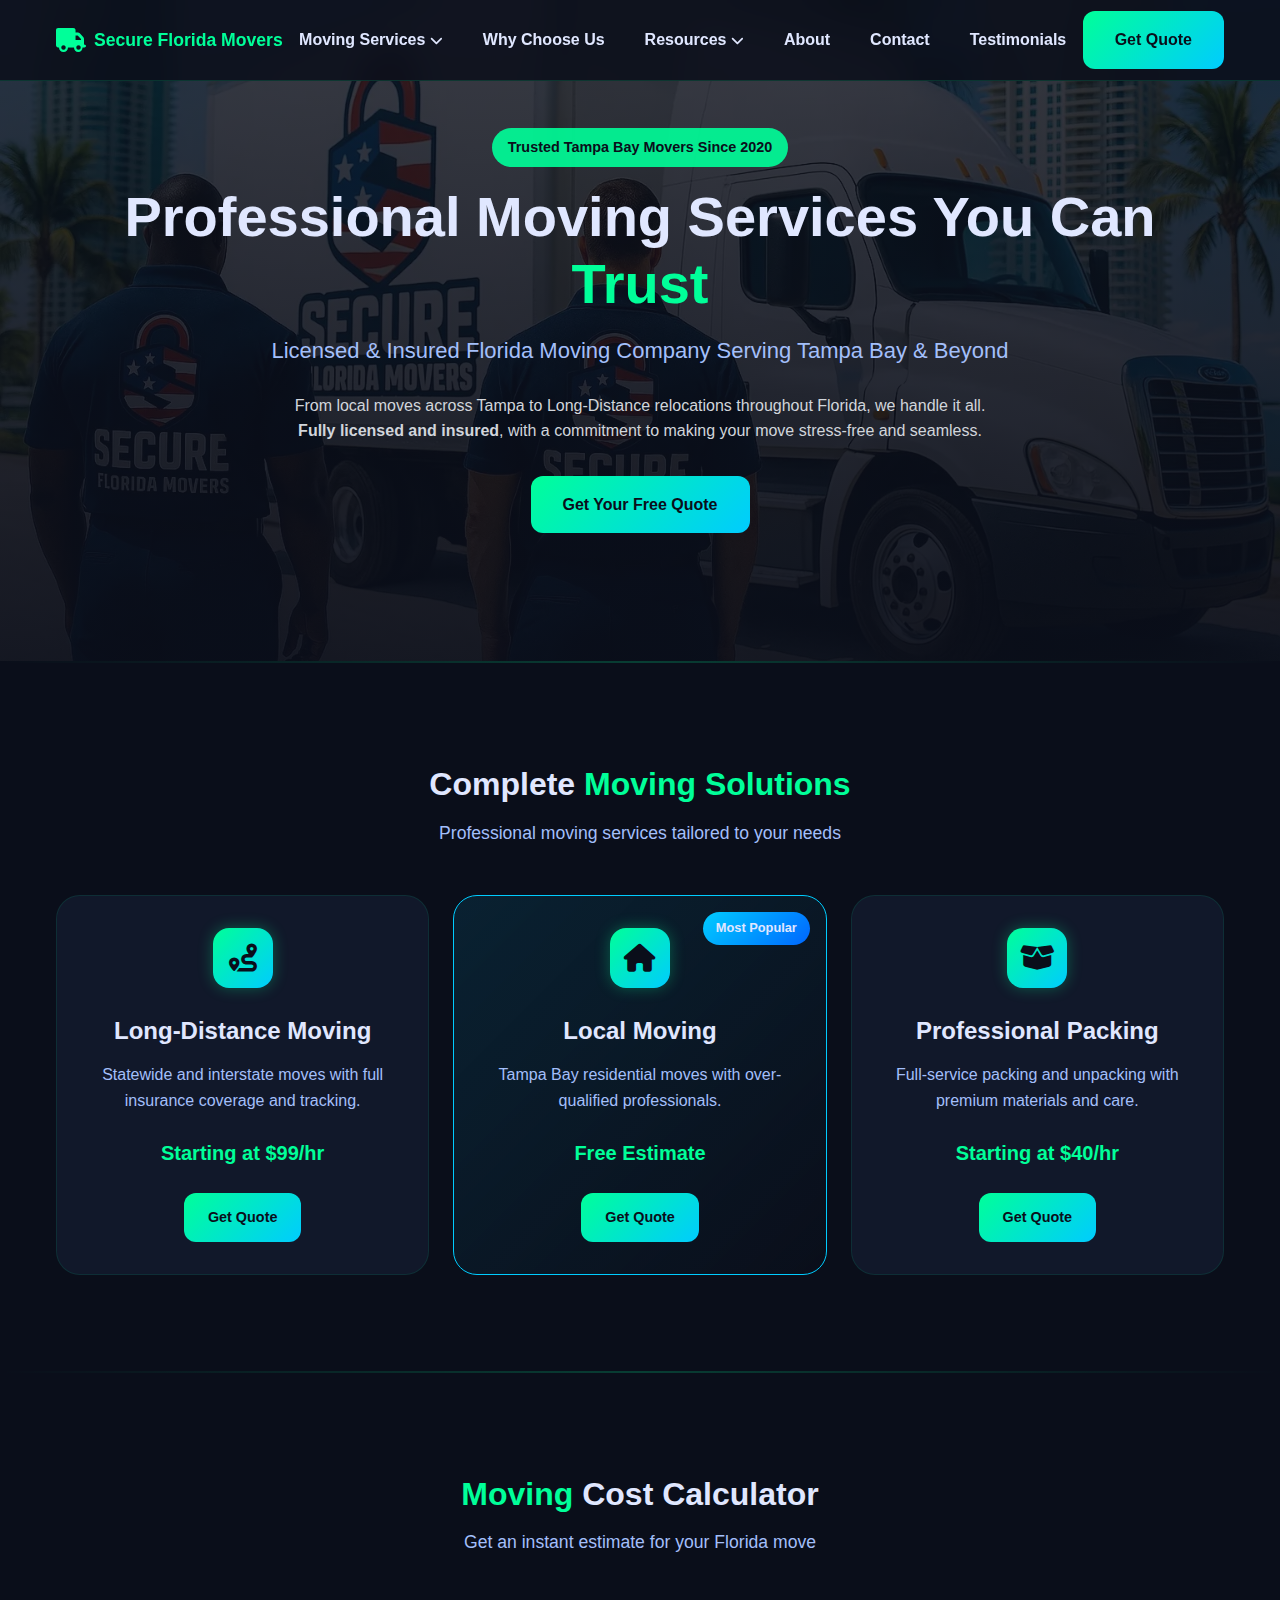
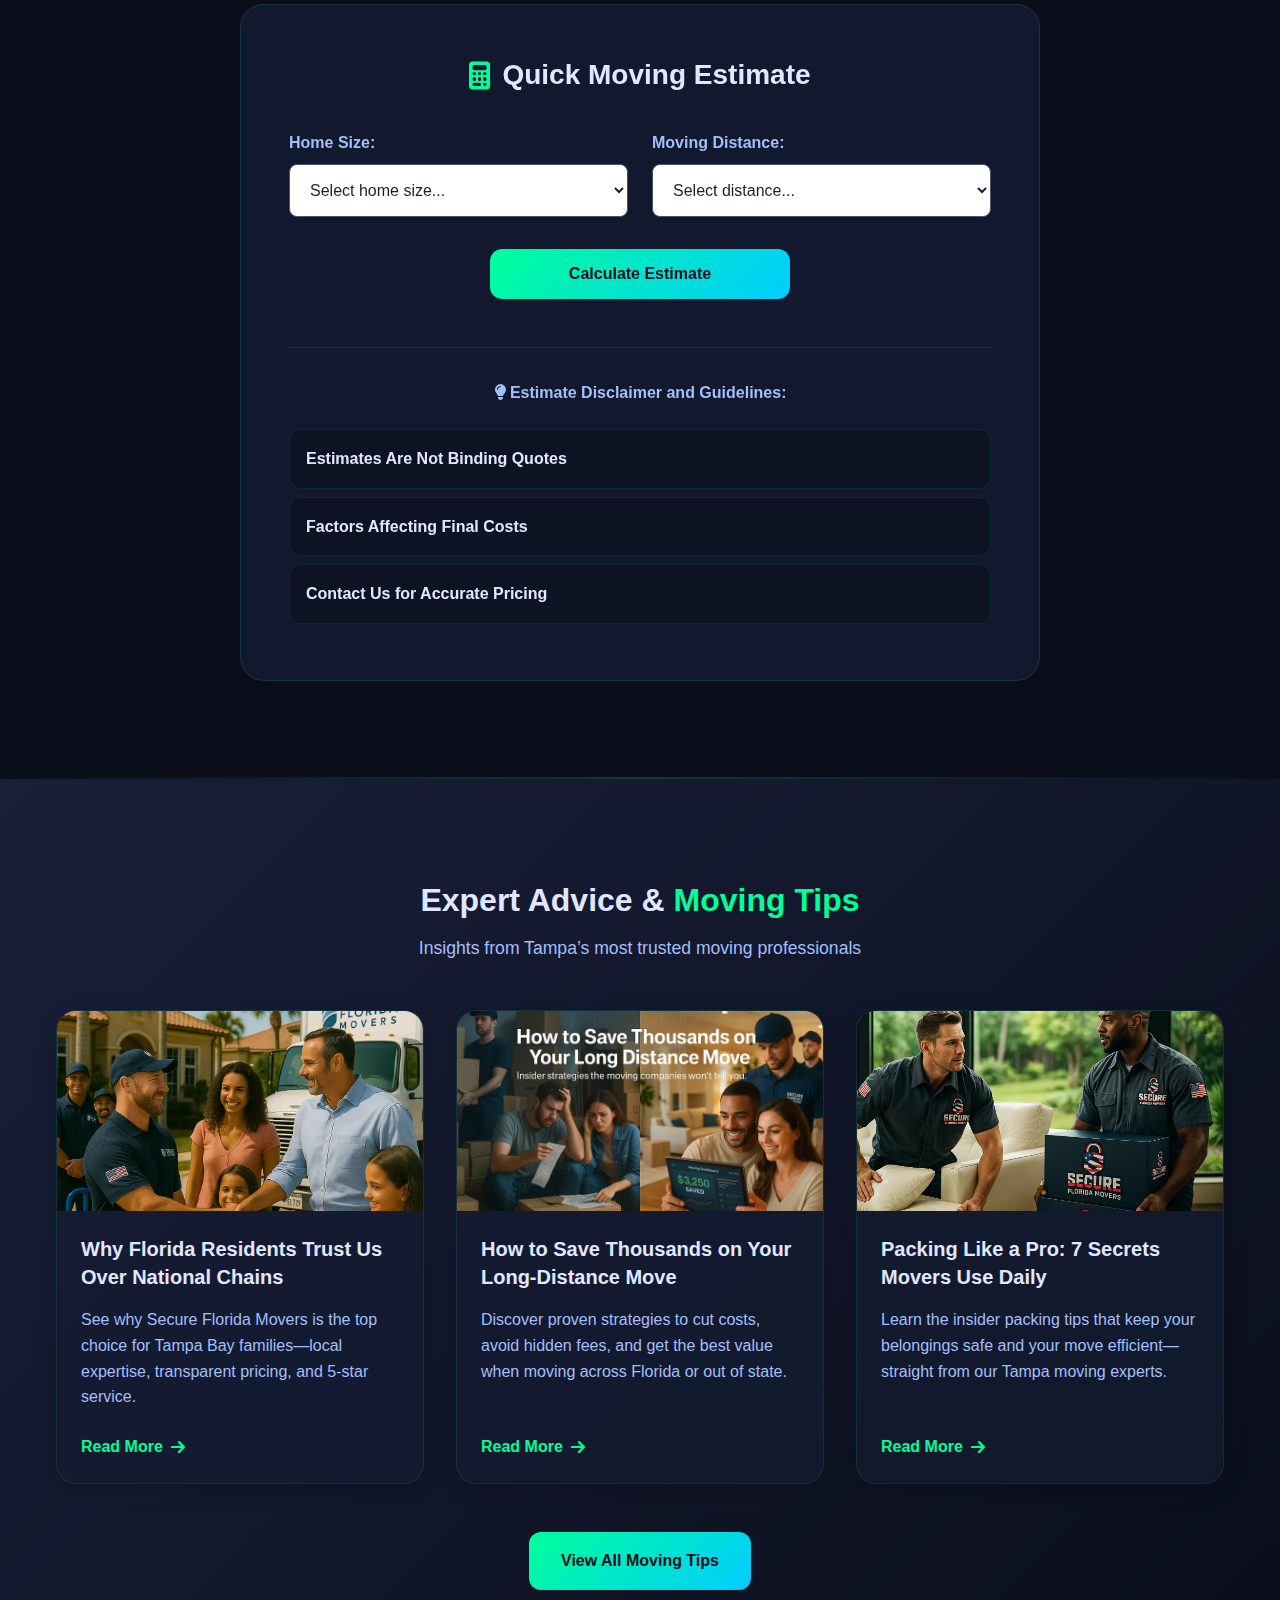
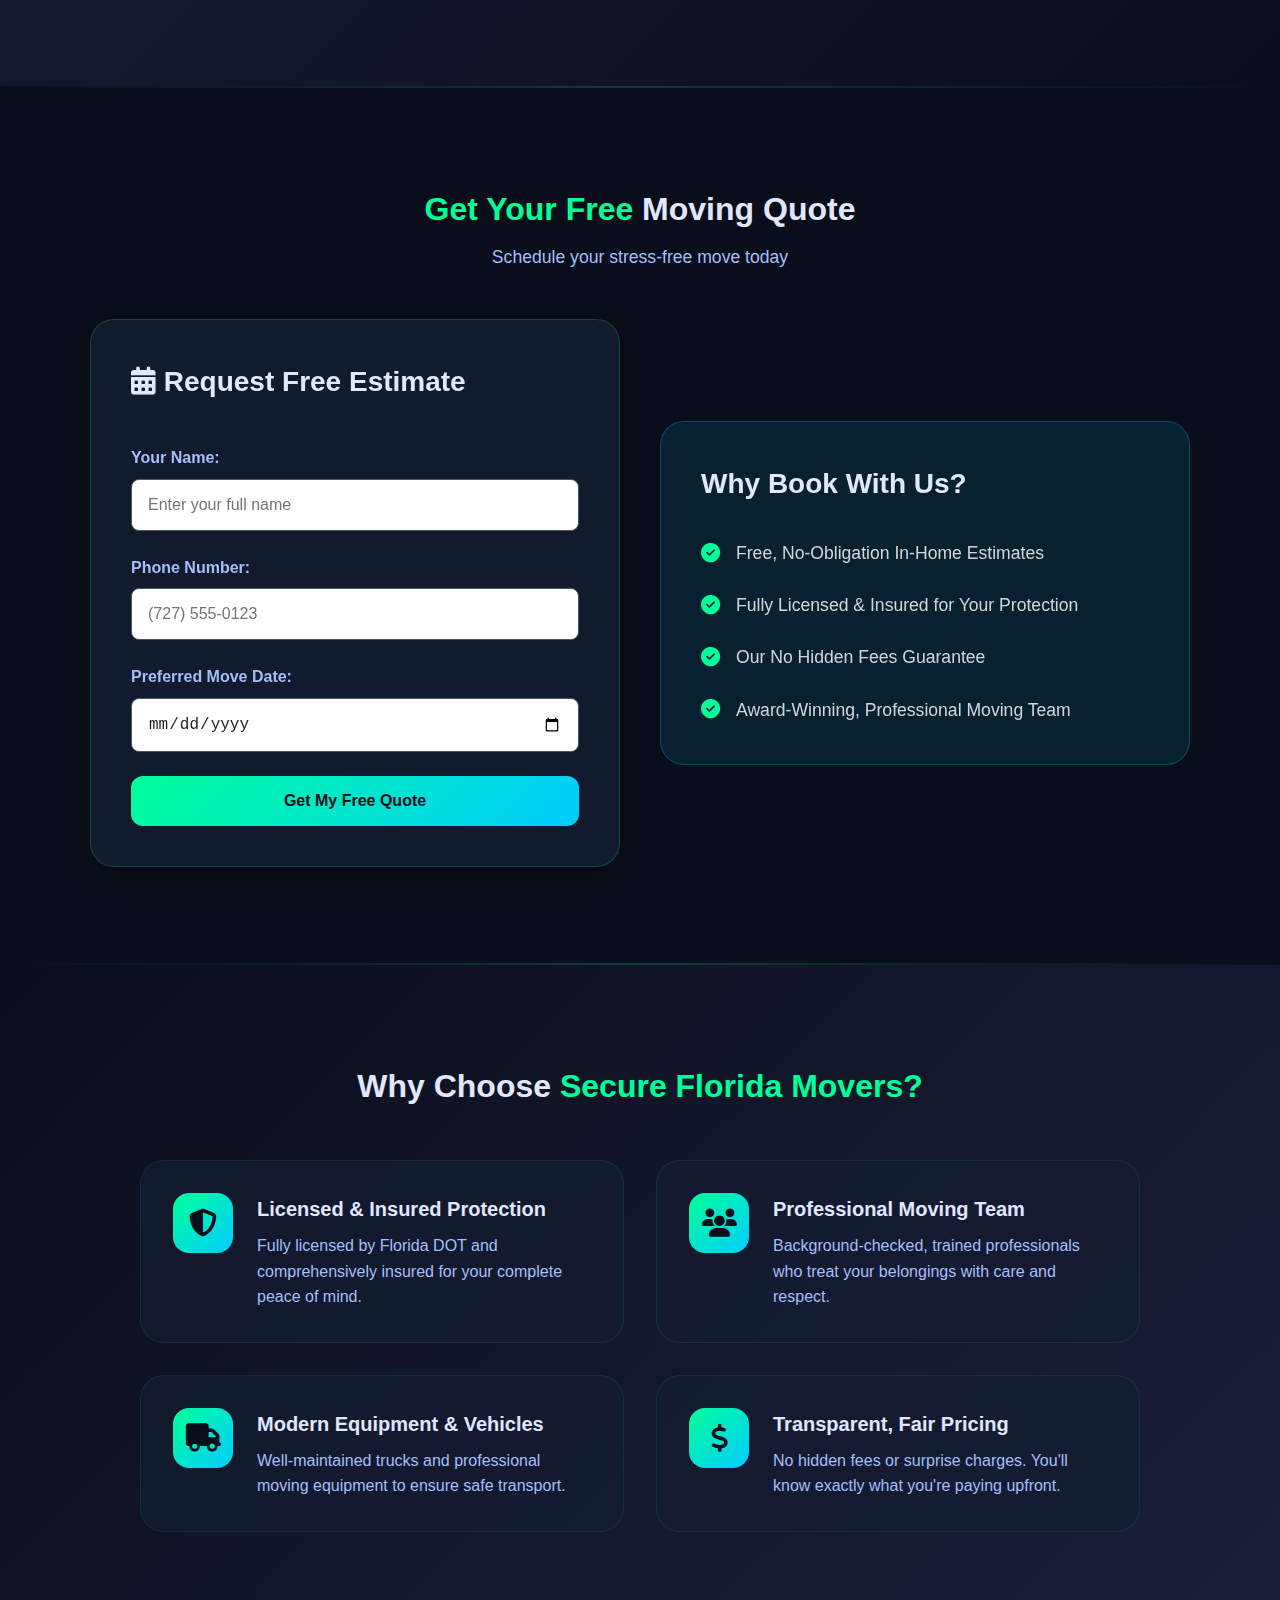
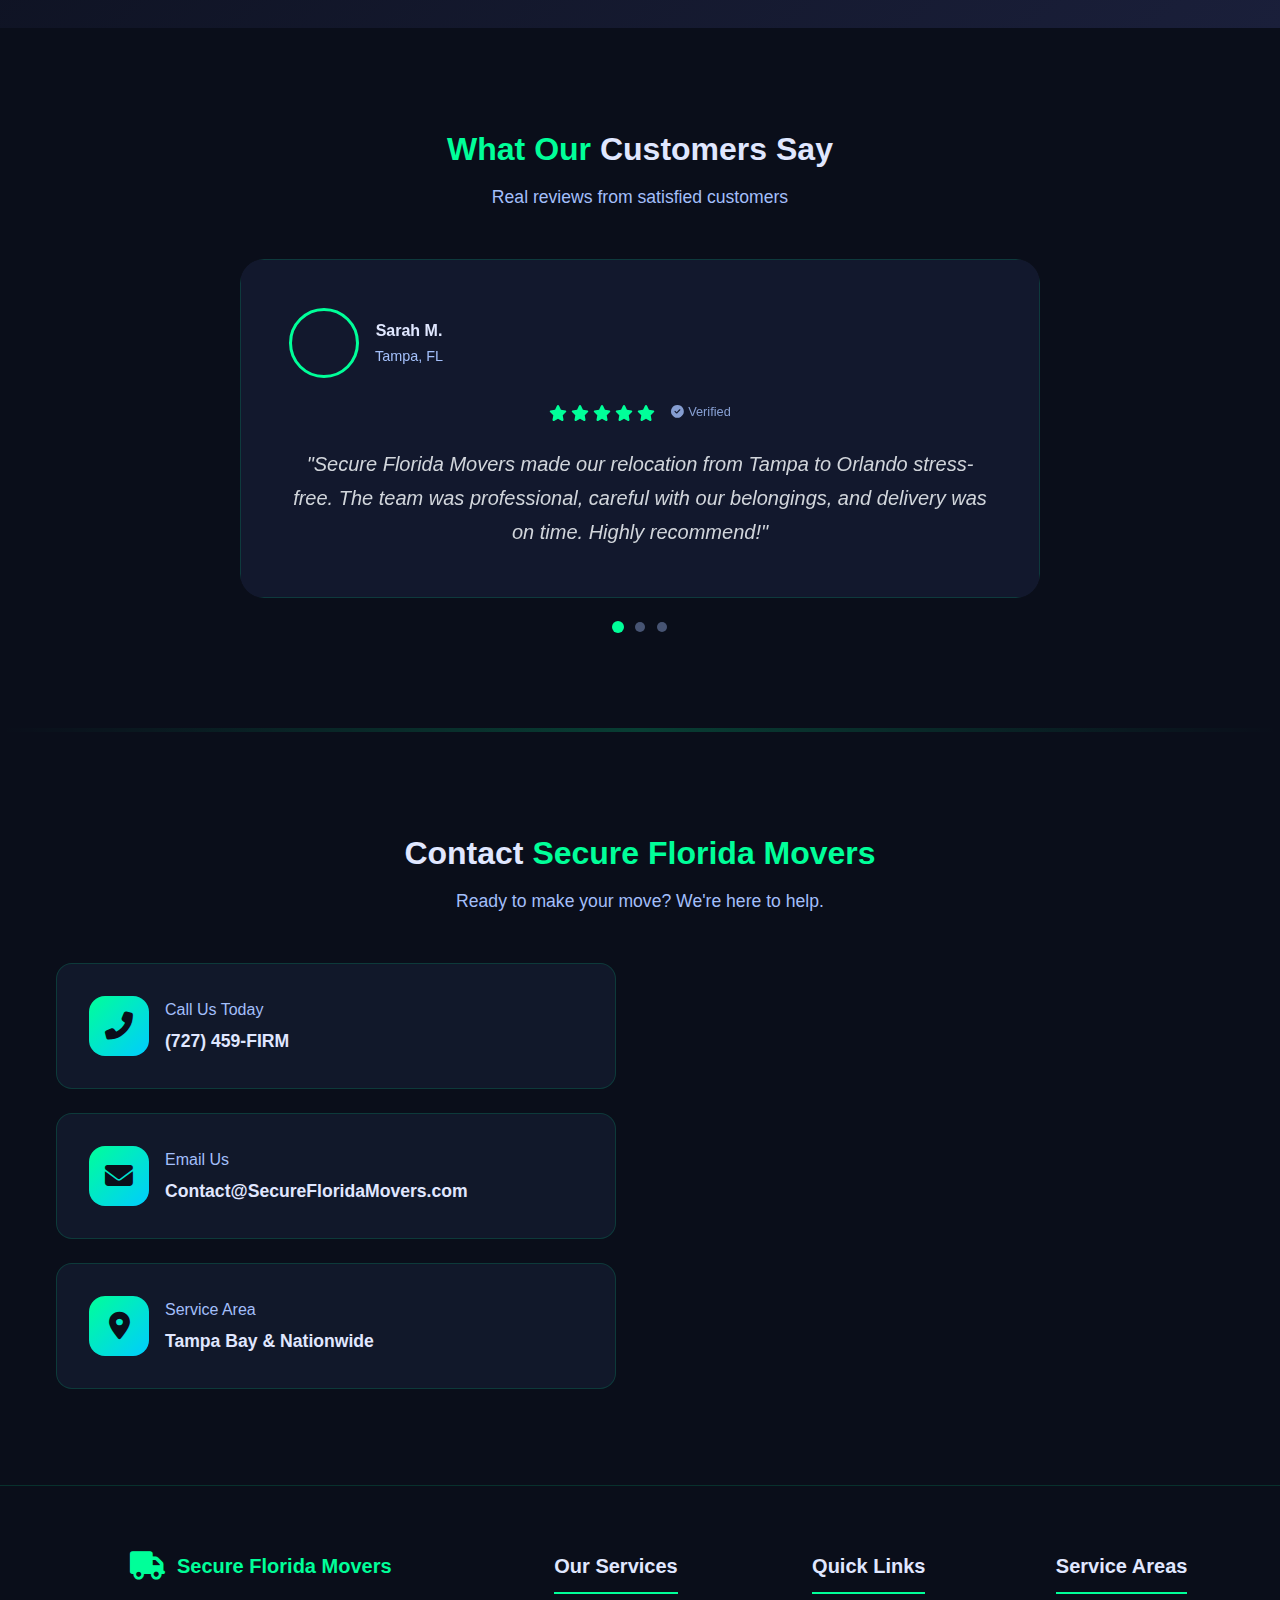
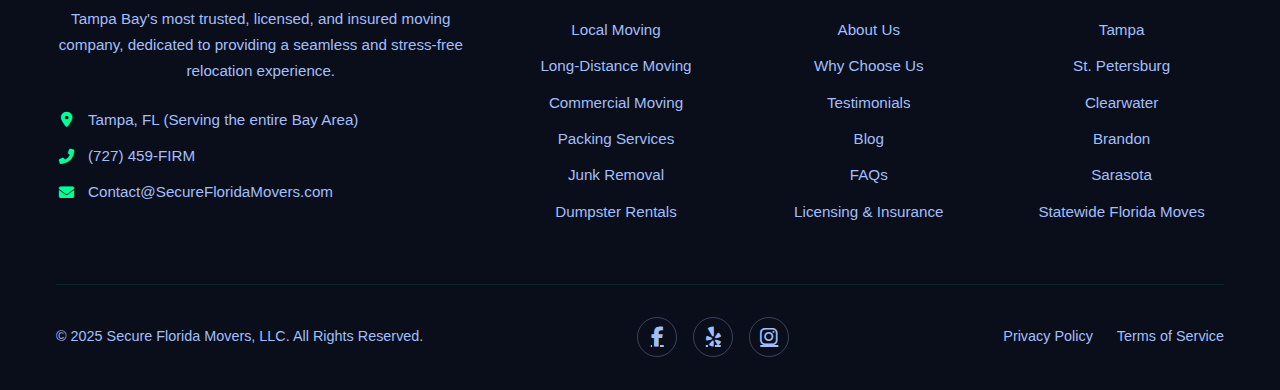
<file: index.html>
<!DOCTYPE html>
<html lang="en">
<head>
    <meta charset="UTF-8">
    <meta name="viewport" content="width=device-width, initial-scale=1.0">
    <title>Secure Florida Movers | Tampa’s Top-Rated Moving Company | Free Quotes</title>
    <meta name="description" content="Secure Florida Movers is Tampa Bay’s most trusted, licensed, and insured moving company. Local, long-distance, and commercial moves. Get your free quote today!">
    <link rel="stylesheet" href="assets/css/styles.css">
    <link rel="stylesheet" href="https://cdnjs.cloudflare.com/ajax/libs/font-awesome/6.5.0/css/all.min.css">
</head>
<body>
    <div id="navbar-placeholder"></div>

    <main>
        <!-- HERO SECTION -->
        <section class="hero">
            <div class="hero-overlay"></div>
            <div class="container hero-content">
                <div class="hero-badge">Trusted Tampa Bay Movers Since 2020</div>
                <h1 class="hero-title">Professional Moving Services You Can <span class="highlight">Trust</span></h1>
                <h2 class="hero-subtitle">Licensed & Insured Florida Moving Company Serving Tampa Bay & Beyond</h2>
                <p class="hero-description">From local moves across Tampa to Long-Distance relocations throughout Florida, we handle it all.<br><strong>Fully licensed and insured</strong>, with a commitment to making your move stress-free and seamless.</p>
                <div class="hero-buttons">
                    <a href="#hp-quote-form" class="btn btn-primary">Get Your Free Quote</a>
                </div>
            </div>
        </section>
        <div class="section-divider"></div>

        <!-- SERVICES SECTION -->
        <section class="services-section main-section">
            <div class="container">
                <h2 class="section-title">Complete <span class="highlight">Moving Solutions</span></h2>
                <p class="section-subtitle">Professional moving services tailored to your needs</p>
                <div class="services-grid">
                    <article class="service-card">
                        <div class="service-icon"><i class="fas fa-route"></i></div>
                        <h3>Long-Distance Moving</h3>
                        <p>Statewide and interstate moves with full insurance coverage and tracking.</p>
                        <div class="service-price">Starting at $99/hr</div>
                        <a href="#hp-quote-form" class="btn btn-primary btn-sm">Get Quote</a>
                    </article>
                    <article class="service-card featured">
                        <div class="featured-badge">Most Popular</div>
                        <div class="service-icon"><i class="fas fa-home"></i></div>
                        <h3>Local Moving</h3>
                        <p>Tampa Bay residential moves with over-qualified professionals.</p>
                        <div class="service-price">Free Estimate</div>
                        <a href="#hp-quote-form" class="btn btn-primary btn-sm">Get Quote</a>
                    </article>
                    <article class="service-card">
                        <div class="service-icon"><i class="fas fa-box-open"></i></div>
                        <h3>Professional Packing</h3>
                        <p>Full-service packing and unpacking with premium materials and care.</p>
                        <div class="service-price">Starting at $40/hr</div>
                        <a href="#hp-quote-form" class="btn btn-primary btn-sm">Get Quote</a>
                    </article>
                </div>
            </div>
        </section>
        <div class="section-divider"></div>

        <!-- CALCULATOR SECTION -->
        <section class="calculator-section main-section">
            <div class="container">
                <h2 class="section-title"><span class="highlight">Moving</span> Cost Calculator</h2>
                <p class="section-subtitle">Get an instant estimate for your Florida move</p>
                <div class="calculator-card">
                    <h3><i class="fas fa-calculator"></i> Quick Moving Estimate</h3>
                    <div class="calc-inputs">
                        <div class="input-group"><label for="move-size">Home Size:</label><select id="move-size" name="move-size"><option value="">Select home size...</option><option value="studio">Studio/1 Bedroom</option><option value="2bed">2 Bedrooms</option><option value="3bed">3 Bedrooms</option><option value="4bed">4+ Bedrooms</option><option value="office">Office/Commercial</option></select></div>
                        <div class="input-group"><label for="move-distance">Moving Distance:</label><select id="move-distance" name="move-distance"><option value="">Select distance...</option><option value="local">Local (within Tampa Bay)</option><option value="instate">Within Florida</option><option value="longdist">Out of State</option></select></div>
                    </div>
                    <button class="btn btn-primary calc-btn"><span class="btn-text">Calculate Estimate</span></button>
                    <div id="results" class="results-container" style="display: none;">
                        <div class="result-item"><h4><i class="fas fa-dollar-sign"></i> Estimated Cost Range:</h4><p id="cost-estimate">$0 - $0</p></div>
                        <div class="result-item"><h4><i class="fas fa-clock"></i> Estimated Time:</h4><p id="time-estimate">0 hours</p></div>
                    </div>
                    <div class="calculator-info">
                        <h4><i class="fas fa-lightbulb"></i> Estimate Disclaimer and Guidelines:</h4>
                        <details class="calculator-disclaimer-item">
                            <summary class="calculator-disclaimer-question">Estimates Are Not Binding Quotes</summary>
                            <p class="calculator-disclaimer-answer">The moving cost estimate provided by our calculator is a preliminary approximation. Actual costs may vary. For an accurate and binding quote, please contact our team for a detailed assessment.</p>
                        </details>
                        <details class="calculator-disclaimer-item">
                            <summary class="calculator-disclaimer-question">Factors Affecting Final Costs</summary>
                            <p class="calculator-disclaimer-answer">Moving costs depend on variables like the weight/volume of your belongings, distance, packing services, and seasonal demand. Our calculator provides a general range.</p>
                        </details>
                        <details class="calculator-disclaimer-item">
                            <summary class="calculator-disclaimer-question">Contact Us for Accurate Pricing</summary>
                            <p class="calculator-disclaimer-answer">For a precise moving cost tailored to your needs, please reach out to our team directly. Our calculator is a starting point, not a contract.</p>
                        </details>
                    </div>
                </div>
            </div>
        </section>
        <div class="section-divider"></div>

        <!-- EXPERT ADVICE SECTION -->
        <section class="expert-advice-section main-section">
             <div class="container">
                <h2 class="section-title">Expert Advice & <span class="highlight">Moving Tips</span></h2>
                <p class="section-subtitle">Insights from Tampa’s most trusted moving professionals</p>
                <div class="blog-grid">
                    <article class="blog-card"><img src="assets/images/trust-us-blog.webp" alt="Smiling family in front of their new home with a moving truck" class="blog-image" loading="lazy"><div class="blog-content"><h3>Why Florida Residents Trust Us Over National Chains</h3><p>See why Secure Florida Movers is the top choice for Tampa Bay families—local expertise, transparent pricing, and 5-star service.</p><a href="pages/blog.html#florida-trust" class="read-more-link">Read More <i class="fas fa-arrow-right"></i></a></div></article>
                    <article class="blog-card"><img src="assets/images/long-distance-move-blog.webp" alt="Map showing a long-distance moving route across the United States" class="blog-image" loading="lazy"><div class="blog-content"><h3>How to Save Thousands on Your Long-Distance Move</h3><p>Discover proven strategies to cut costs, avoid hidden fees, and get the best value when moving across Florida or out of state.</p><a href="pages/blog.html#long-distance-savings" class="read-more-link">Read More <i class="fas fa-arrow-right"></i></a></div></article>
                    <article class="blog-card"><img src="assets/images/packing-like-a-pro-blog.webp" alt="Person carefully packing a box with professional moving supplies" class="blog-image" loading="lazy"><div class="blog-content"><h3>Packing Like a Pro: 7 Secrets Movers Use Daily</h3><p>Learn the insider packing tips that keep your belongings safe and your move efficient—straight from our Tampa moving experts.</p><a href="pages/blog.html#packing-secrets" class="read-more-link">Read More <i class="fas fa-arrow-right"></i></a></div></article>
                </div>
                <div class="blog-cta"><a href="pages/blog.html" class="btn btn-primary">View All Moving Tips</a></div>
            </div>
        </section>
        <div class="section-divider"></div>

        <!-- MOVING QUOTE SECTION -->
        <section id="hp-quote-form" class="hp-quote-form-section main-section">
            <div class="container">
                <h2 class="section-title"><span class="highlight">Get Your Free</span> Moving Quote</h2>
                <p class="section-subtitle">Schedule your stress-free move today</p>
                <div class="hp-quote-form-container">
                    <div class="hp-quote-form-card">
                        <h3><i class="fas fa-calendar-alt"></i> Request Free Estimate</h3>
                        <form class="hp-booking-form" action="https://formspree.io/f/manjodoo" method="POST">
                            <input type="text" name="_gotcha" style="display:none !important">
                            <div class="input-group"><label for="customer-name">Your Name:</label><input type="text" id="customer-name" name="customer-name" placeholder="Enter your full name" required></div>
                            <div class="input-group"><label for="phone">Phone Number:</label><input type="tel" id="phone" name="phone" placeholder="(727) 555-0123" required></div>
                            <div class="input-group"><label for="move-date">Preferred Move Date:</label><input type="date" id="move-date" name="move-date" required></div>
                            <button type="submit" class="btn btn-primary"><span class="btn-text">Get My Free Quote</span></button>
                        </form>
                    </div>
                    <div class="hp-form-benefits">
                        <h3>Why Book With Us?</h3>
                        <ul>
                            <li><i class="fas fa-check-circle"></i> Free, No-Obligation In-Home Estimates</li>
                            <li><i class="fas fa-check-circle"></i> Fully Licensed & Insured for Your Protection</li>
                            <li><i class="fas fa-check-circle"></i> Our No Hidden Fees Guarantee</li>
                            <li><i class="fas fa-check-circle"></i> Award-Winning, Professional Moving Team</li>
                        </ul>
                    </div>
                </div>
            </div>
        </section>
        <div class="section-divider"></div>

        <!-- WHY CHOOSE US SECTION -->
        <section class="hp-why-choose-us-section main-section">
            <div class="container">
                <h2 class="section-title">Why Choose <span class="highlight">Secure Florida Movers?</span></h2>
                <div class="hp-why-choose-us-points">
                    <article class="hp-point"><div class="hp-point-icon"><i class="fas fa-shield-alt"></i></div><div class="hp-point-content"><h4>Licensed & Insured Protection</h4><p>Fully licensed by Florida DOT and comprehensively insured for your complete peace of mind.</p></div></article>
                    <article class="hp-point"><div class="hp-point-icon"><i class="fas fa-users"></i></div><div class="hp-point-content"><h4>Professional Moving Team</h4><p>Background-checked, trained professionals who treat your belongings with care and respect.</p></div></article>
                    <article class="hp-point"><div class="hp-point-icon"><i class="fas fa-truck"></i></div><div class="hp-point-content"><h4>Modern Equipment & Vehicles</h4><p>Well-maintained trucks and professional moving equipment to ensure safe transport.</p></div></article>
                    <article class="hp-point"><div class="hp-point-icon"><i class="fas fa-dollar-sign"></i></div><div class="hp-point-content"><h4>Transparent, Fair Pricing</h4><p>No hidden fees or surprise charges. You'll know exactly what you're paying upfront.</p></div></article>
                </div>
            </div>
        </section>
        
        <!-- TESTIMONIALS SECTION -->
        <section class="hp-testimonials-section main-section">
            <div class="container">
                <h2 class="section-title"><span class="highlight">What Our</span> Customers Say</h2>
                <p class="section-subtitle">Real reviews from satisfied customers</p>
                <div class="hp-testimonials-container">
                    <div class="hp-testimonial-carousel">
                        <article class="hp-testimonial-card active"><div class="hp-testimonial-header"><img src="https://randomuser.me/api/portraits/women/44.jpg" alt="Photo of Sarah M." class="hp-testimonial-photo" loading="lazy"><div><span class="hp-testimonial-name">Sarah M.</span><span class="hp-testimonial-location">Tampa, FL</span></div></div><div class="hp-testimonial-stars"><i class="fas fa-star"></i><i class="fas fa-star"></i><i class="fas fa-star"></i><i class="fas fa-star"></i><i class="fas fa-star"></i><span class="hp-verified-badge"><i class="fas fa-check-circle"></i> Verified</span></div><p class="hp-testimonial-quote">"Secure Florida Movers made our relocation from Tampa to Orlando stress-free. The team was professional, careful with our belongings, and delivery was on time. Highly recommend!"</p></article>
                        <article class="hp-testimonial-card"><div class="hp-testimonial-header"><img src="https://randomuser.me/api/portraits/men/32.jpg" alt="Photo of James T." class="hp-testimonial-photo" loading="lazy"><div><span class="hp-testimonial-name">James T.</span><span class="hp-testimonial-location">St. Petersburg, FL</span></div></div><div class="hp-testimonial-stars"><i class="fas fa-star"></i><i class="fas fa-star"></i><i class="fas fa-star"></i><i class="fas fa-star"></i><i class="fas fa-star"></i><span class="hp-verified-badge"><i class="fas fa-check-circle"></i> Verified</span></div><p class="hp-testimonial-quote">"Outstanding service! The movers were punctual, efficient, and treated our furniture like it was their own. The pricing was exactly as quoted - no surprises. Will definitely use again."</p></article>
                        <article class="hp-testimonial-card"><div class="hp-testimonial-header"><img src="https://randomuser.me/api/portraits/women/65.jpg" alt="Photo of Emily R." class="hp-testimonial-photo" loading="lazy"><div><span class="hp-testimonial-name">Emily R.</span><span class="hp-testimonial-location">Clearwater, FL</span></div></div><div class="hp-testimonial-stars"><i class="fas fa-star"></i><i class="fas fa-star"></i><i class="fas fa-star"></i><i class="fas fa-star"></i><i class="fas fa-star"></i><span class="hp-verified-badge"><i class="fas fa-check-circle"></i> Verified</span></div><p class="hp-testimonial-quote">"From the initial estimate to the final box, Secure Florida Movers exceeded our expectations. They handled our cross-state move with professionalism and care. Worth every penny!"</p></article>
                    </div>
                    <div class="hp-testimonial-nav"><button class="hp-testimonial-btn active" aria-label="Go to testimonial 1"></button><button class="hp-testimonial-btn" aria-label="Go to testimonial 2"></button><button class="hp-testimonial-btn" aria-label="Go to testimonial 3"></button></div>
                </div>
            </div>
        </section>
        <div class="section-divider"></div>

        <div class="section-divider"></div>

        <!-- CONTACT SECTION -->
        <section class="hp-contact-section main-section">
            <div class="container">
                <h2 class="section-title">Contact <span class="highlight">Secure Florida Movers</span></h2>
                <p class="section-subtitle">Ready to make your move? We're here to help.</p>
                <div class="hp-contact-grid">
                    <div class="hp-contact-info">
                        <div class="hp-contact-item"><div class="hp-contact-icon"><i class="fas fa-phone-alt"></i></div><div class="hp-contact-details"><h4>Call Us Today</h4><a href="tel:727-459-3467">(727) 459-FIRM</a></div></div>
                        <div class="hp-contact-item"><div class="hp-contact-icon"><i class="fas fa-envelope"></i></div><div class="hp-contact-details"><h4>Email Us</h4><a href="mailto:securefloridamovers@gmail.com">Contact@SecureFloridaMovers.com</a></div></div>
                        <div class="hp-contact-item"><div class="hp-contact-icon"><i class="fas fa-map-marker-alt"></i></div><div class="hp-contact-details"><h4>Service Area</h4><a href="pages/service-areas.html">Tampa Bay & Nationwide</a></div></div>
                    </div>
                    <div class="hp-contact-map">
                        <iframe src="https://www.google.com/maps?q=3761+Calibre+Downs+Ln,+Palm+Harbor,+FL+34684&output=embed" width="100%" height="300" style="border:0;" allowfullscreen="" loading="lazy" referrerpolicy="no-referrer-when-downgrade" title="Service Area Map"></iframe>
                    </div>
                </div>
            </div>
        </section>

    </main>
    <div id="footer-placeholder"></div>
    <script src="assets/js/script.js"></script>
</body>
</html>
</file>
<file: assets/css/styles.css>
/* ============================================ */
/* 1. UNIVERSAL STYLES & RESETS               */
/* ============================================ */
* {
    margin: 0;
    padding: 0;
    box-sizing: border-box; 
}

body {
    font-family: 'Inter', sans-serif;
    line-height: 1.6;
    color: #e0e7ff;
    background-color: #0a0e1a;
}

.container {
    max-width: 1200px;
    margin: 0 auto;
    padding: 0 1rem;
}

.main-section {
    padding-top: 4rem;
    padding-bottom: 4rem;
}

@media (min-width: 768px) {
    .main-section {
        padding-top: 6rem;
        padding-bottom: 6rem;
    }
}

.section-title {
    text-align: center;
    font-size: 2rem;
    font-weight: 800;
    margin-bottom: 0.5rem;
    color: #e0e7ff;
}

.section-subtitle {
    text-align: center;
    font-size: 1.1rem;
    color: #a3bffa;
    margin-bottom: 3rem;
    font-weight: 500;
}

.highlight {
    color: #00ff99;
}

.btn {
    padding: 1rem 2rem;
    border-radius: 12px;
    text-decoration: none;
    font-weight: 700;
    font-size: 1rem;
    transition: all 0.3s ease;
    border: none;
    cursor: pointer;
    display: inline-flex;
    align-items: center;
    justify-content: center;
}

.btn-primary {
    background: linear-gradient(135deg, #00ff99, #00ccff);
    color: #0a0e1a;
}

.btn-sm {
    padding: 0.8rem 1.5rem;
    font-size: 0.9rem;
}

/* This is the new rule for the visual dividers */
.section-divider {
    height: 2px;
    background: linear-gradient(90deg, transparent, rgba(0, 255, 153, 0.2), transparent);
    border: none;
    margin: 0;
}


/* ============================================ */
/* 2. HEADER & NAVIGATION BAR                 */
/* ============================================ */
.header { position: fixed; top: 0; left: 0; width: 100%; z-index: 100; background: rgba(10, 14, 26, 0.85); backdrop-filter: blur(12px); border-bottom: 1px solid rgba(0, 255, 153, 0.15); }
.nav { display: flex; justify-content: space-between; align-items: center; height: 5rem; width: 100%; max-width: 1200px; margin: 0 auto; padding: 0 1rem; }
.nav-brand { display: flex; align-items: center; gap: 0.5rem; color: #00ff99; font-weight: 700; font-size: 1.1rem; text-decoration: none; }
.nav-brand:hover { color: #00ccff; }
.nav-brand i { font-size: 1.5rem; }
.nav-menu { position: fixed; top: 5rem; left: -100%; width: 100%; height: calc(100vh - 5rem); background-color: #0a0e1a; padding: 2rem; transition: left 0.4s ease; }
.nav-menu.show-menu { left: 0; }
.nav-list { list-style: none; display: flex; flex-direction: column; align-items: center; gap: 2rem; }
.nav-link { color: #e0e7ff; font-weight: 600; text-decoration: none; font-size: 1.2rem; }
.nav-link:hover { color: #00ff99; }
.nav-actions { display: flex; align-items: center; gap: 1rem; }
.nav-toggle { font-size: 1.5rem; color: #e0e7ff; background: none; border: none; cursor: pointer; }
.nav-quote-btn { display: none; }
.dropdown { position: relative; }
.dropdown-toggle { cursor: pointer; }
.dropdown-toggle i { font-size: 0.8rem; transition: transform 0.3s ease; }
.dropdown.open .dropdown-toggle i { transform: rotate(180deg); }
.dropdown-menu { display: none; list-style: none; margin-top: 1rem; background-color: rgba(20, 28, 50, 0.9); border-radius: 8px; text-align: center; }
.dropdown.open .dropdown-menu { display: block; }
.dropdown-item { display: block; padding: 1rem; color: #a3bffa; text-decoration: none; }
.dropdown-item i { margin-right: 0.5rem; color: #00ff99; }

@media (min-width: 992px) {
    .nav-toggle { display: none; }
    .nav-quote-btn { display: inline-flex; }
    .nav-menu { position: static; width: auto; height: auto; background: none; padding: 0; }
    .nav-list { flex-direction: row; gap: 2.5rem; }
    .nav-link { font-size: 1rem; }
    .dropdown-menu { position: absolute; top: 100%; left: 50%; transform: translateX(-50%); padding: 0.5rem 0; margin-top: 1.5rem; min-width: 220px; box-shadow: 0 10px 30px rgba(0,0,0,0.4); border: 1px solid rgba(0,255,153,0.2); }
}


/* ============================================ */
/* 3. HOMEPAGE-SPECIFIC STYLES                */
/* ============================================ */
/* --- Hero Section --- */
.hero { position: relative; padding: 8rem 0; text-align: center; background: url('../images/secure-florida-moving.webp') no-repeat center center/cover; }
.hero-overlay { position: absolute; top: 0; left: 0; width: 100%; height: 100%; background: linear-gradient(to bottom, rgba(10, 14, 26, 0.8), rgba(10, 14, 26, 0.95)); z-index: 1; }
.hero-content { position: relative; z-index: 2; }
.hero-badge { display: inline-flex; align-items: center; gap: 0.5rem; background: rgba(0, 255, 153, 0.9); color: #0a0e1a; padding: 0.5rem 1rem; border-radius: 50px; font-size: 0.9rem; font-weight: 600; margin-bottom: 1rem; }
.hero-title { font-size: 2.5rem; font-weight: 900; line-height: 1.2; color: #e0e7ff; margin: 0 0 1rem 0; }
.hero-subtitle { font-size: 1.1rem; font-weight: 500; color: #a3bffa; margin: 0 0 1.5rem 0; }
.hero-description { font-size: 1rem; color: #d1d5db; margin: 0 0 2rem 0; }
.hero-buttons { display: flex; flex-direction: column; gap: 1rem; align-items: center; }
@media (min-width: 768px) { .hero-title { font-size: 3.5rem; } .hero-subtitle { font-size: 1.375rem; } .hero-buttons { flex-direction: row; justify-content: center; gap: 1.5rem; } .btn { width: auto; } }

/* --- Services Section --- */
.services-section { background: #0a0e1a; }
.services-grid { display: grid; gap: 1.5rem; grid-template-columns: 1fr; }
.service-card { background: rgba(20, 28, 50, 0.7); border-radius: 24px; padding: 2rem; text-align: center; border: 1px solid rgba(0, 255, 153, 0.1); transition: transform 0.3s ease, box-shadow 0.3s ease; position: relative; overflow: hidden; }
.service-card:hover { transform: translateY(-8px); box-shadow: 0 10px 30px rgba(0, 255, 153, 0.15); border-color: #00ff99; }
.service-card.featured { border-color: #00ccff; background: linear-gradient(135deg, rgba(0, 204, 255, 0.1), rgba(10, 14, 26, 0.7)); }
.featured-badge { position: absolute; top: 1rem; right: 1rem; background: linear-gradient(135deg, #00ccff, #0066ff); color: #e0e7ff; padding: 0.4rem 0.8rem; border-radius: 20px; font-size: 0.8rem; font-weight: 600; }
.service-icon { width: 60px; height: 60px; background: linear-gradient(135deg, #00ff99, #00ccff); border-radius: 16px; display: flex; align-items: center; justify-content: center; margin: 0 auto 1.5rem; box-shadow: 0 0 15px rgba(0, 255, 153, 0.3); }
.service-icon i { font-size: 1.75rem; color: #0a0e1a; }
.service-card h3 { font-size: 1.5rem; font-weight: 700; margin-bottom: 0.75rem; color: #e0e7ff; }
.service-card p { color: #a3bffa; margin-bottom: 1.5rem; line-height: 1.6; }
.service-price { font-size: 1.25rem; font-weight: 800; color: #00ff99; margin-bottom: 1.5rem; }
@media (min-width: 768px) { .services-grid { grid-template-columns: repeat(3, 1fr); } }

/* --- Calculator Section --- */
/* Corrected background path */
.calculator-section { background: linear-gradient(135deg, rgba(10,14,26,0.75) 0%, rgba(26,31,58,0.85) 100%), url('../images/moving-cost-calculator.webp') no-repeat center/cover; background-attachment: fixed; }
.calculator-card { background: rgba(20, 28, 50, 0.8); border: 1px solid rgba(0, 255, 153, 0.15); border-radius: 24px; padding: 2rem; max-width: 800px; margin: 0 auto; backdrop-filter: blur(10px); }
.calculator-card h3 { text-align: center; font-size: 1.5rem; margin-bottom: 2rem; display: flex; align-items: center; justify-content: center; gap: 0.75rem; }
.calculator-card h3 i { color: #00ff99; }
.calc-inputs { display: grid; grid-template-columns: 1fr; gap: 1.5rem; margin-bottom: 2rem; }
.input-group { display: flex; flex-direction: column; gap: 0.5rem; }
.input-group label { font-weight: 600; color: #a3bffa; }
.input-group select, .input-group input, .input-group textarea { padding: 1rem; border: 1px solid #4a5568; border-radius: 8px; font-size: 1rem; background: #fff; color: #1a202c; }
.input-group input:focus, .input-group select:focus, .input-group textarea:focus { outline: none; border-color: #00ff99; box-shadow: 0 0 0 3px rgba(0, 255, 153, 0.2); }
.calc-btn { display: block; margin: 0 auto; width: 100%; max-width: 300px; }
.results-container { margin-top: 2rem; background: rgba(10, 14, 26, 0.5); border-radius: 16px; padding: 1.5rem; border: 1px solid rgba(0, 255, 153, 0.1); }
.result-item { text-align: center; }
.result-item:first-child { margin-bottom: 1rem; }
.result-item h4 { font-size: 1rem; color: #a3bffa; font-weight: 500; margin-bottom: 0.25rem; }
.result-item p { font-size: 1.75rem; font-weight: 700; color: #00ff99; margin: 0; }
.calculator-info { margin-top: 3rem; padding-top: 2rem; border-top: 1px solid rgba(0, 255, 153, 0.15); }
.calculator-info h4 { text-align: center; margin-bottom: 1.5rem; color: #a3bffa; }
.calculator-disclaimer-item { background: rgba(10, 14, 26, 0.5); border-radius: 12px; margin-bottom: 0.5rem; border: 1px solid rgba(0, 255, 153, 0.1); }
.calculator-disclaimer-question { display: block; width: 100%; padding: 1rem; background: transparent; border: none; color: #e0e7ff; font-weight: 600; text-align: left; cursor: pointer; list-style: none; }
.calculator-disclaimer-question::-webkit-details-marker { display: none; }
.calculator-disclaimer-answer { padding: 0 1rem 1rem 1rem; color: #a3bffa; line-height: 1.6; }
@media (min-width: 768px) { .calculator-card { padding: 3rem; } .calc-inputs { grid-template-columns: 1fr 1fr; } .calculator-card h3 { font-size: 1.75rem; } }

/* --- Expert Advice Section --- */
.expert-advice-section { background: linear-gradient(135deg, #1a1f3a 0%, #0a0e1a 100%); }
.blog-grid { display: grid; grid-template-columns: 1fr; gap: 1.5rem; margin: 3rem 0; }
.blog-card { background: rgba(20, 28, 50, 0.7); border-radius: 20px; overflow: hidden; border: 1px solid rgba(0, 255, 153, 0.1); box-shadow: 0 4px 20px rgba(0, 0, 0, 0.2); transition: all 0.3s ease; display: flex; flex-direction: column; }
.blog-card:hover { transform: translateY(-8px); box-shadow: 0 10px 30px rgba(0, 255, 153, 0.15); border-color: #00ff99; }
.blog-image { width: 100%; height: 200px; object-fit: cover; }
.blog-content { padding: 1.5rem; flex-grow: 1; display: flex; flex-direction: column; }
.blog-content h3 { font-size: 1.25rem; font-weight: 700; margin-bottom: 1rem; color: #e0e7ff; line-height: 1.4; }
.blog-content p { color: #a3bffa; line-height: 1.6; margin-bottom: 1.5rem; flex-grow: 1; }
.read-more-link { color: #00ff99; font-weight: 600; text-decoration: none; display: inline-flex; align-items: center; gap: 0.5rem; transition: all 0.2s ease; }
.read-more-link:hover { color: #00ccff; text-decoration: underline; gap: 0.75rem; }
.blog-cta { text-align: center; }
@media (min-width: 768px) { .blog-grid { grid-template-columns: repeat(2, 1fr); gap: 2rem; } }
@media (min-width: 1024px) { .blog-grid { grid-template-columns: repeat(3, 1fr); } }

/* --- Homepage Quote Form Section --- */
.hp-quote-form-section { background: linear-gradient(135deg, rgba(10,14,26,0.85) 0%, rgba(26,31,58,0.95) 100%), url('../images/moving-quote.webp') no-repeat center center/cover; background-attachment: fixed; }
.hp-quote-form-container { display: grid; grid-template-columns: 1fr; gap: 2.5rem; margin: 3rem auto 0; max-width: 1100px; }
.hp-quote-form-card { background: rgba(20, 28, 50, 0.85); padding: 2.5rem; border-radius: 24px; border: 1px solid rgba(0, 255, 153, 0.2); backdrop-filter: blur(12px); box-shadow: 0 10px 40px rgba(0,0,0,0.3); }
.hp-quote-form-card h3 { font-size: 1.75rem; text-align: left; margin-bottom: 2.5rem; color: #e0e7ff; }
.hp-booking-form { display: flex; flex-direction: column; gap: 1.5rem; }
.hp-form-benefits { background: rgba(0, 204, 255, 0.1); padding: 2.5rem; border-radius: 24px; border: 1px solid rgba(0, 204, 255, 0.25); backdrop-filter: blur(12px); display: flex; flex-direction: column; justify-content: center; }
.hp-form-benefits h3 { font-size: 1.75rem; margin-bottom: 2rem; color: #e0e7ff; }
.hp-form-benefits ul { list-style: none; padding: 0; }
.hp-form-benefits li { display: flex; align-items: center; gap: 1rem; margin-bottom: 1.5rem; color: #d1d5db; font-size: 1.1rem; }
.hp-form-benefits li:last-child { margin-bottom: 0; }
.hp-form-benefits i { color: #00ff99; font-size: 1.2rem; }
@media (min-width: 992px) { .hp-quote-form-container { grid-template-columns: 1fr 1fr; align-items: center; } }

/* --- Homepage Testimonials Section --- */
.hp-testimonials-section { background: linear-gradient(135deg, rgba(10,14,26,0.85) 0%, rgba(26,31,58,0.95) 100%), url('../images/testimonials.webp') no-repeat center center/cover; background-attachment: fixed; }
.hp-testimonials-container { max-width: 800px; margin: 3rem auto 0; position: relative; }
.hp-testimonial-carousel { position: relative; overflow: hidden; border-radius: 24px; }
.hp-testimonial-card { display: none; padding: 2.5rem 1.5rem; background: rgba(20, 28, 50, 0.8); border: 1px solid rgba(0, 255, 153, 0.15); text-align: center; backdrop-filter: blur(10px); animation: fadeIn 0.6s ease-in-out; }
.hp-testimonial-card.active { display: block; }
@keyframes fadeIn { from { opacity: 0; } to { opacity: 1; } }
.hp-testimonial-header { display: flex; flex-direction: column; align-items: center; gap: 1rem; margin-bottom: 1.5rem; }
.hp-testimonial-photo { width: 70px; height: 70px; border-radius: 50%; border: 3px solid #00ff99; object-fit: cover; }
.hp-testimonial-name { display: block; font-weight: 700; color: #e0e7ff; }
.hp-testimonial-location { color: #a3bffa; font-size: 0.9rem; }
.hp-testimonial-stars { display: flex; justify-content: center; align-items: center; gap: 0.25rem; margin-bottom: 1.5rem; color: #00ff99; }
.hp-verified-badge { color: #a3bffa; font-size: 0.8rem; font-weight: 500; margin-left: 0.75rem; display: inline-flex; align-items: center; gap: 0.25rem; opacity: 0.8; }
.hp-testimonial-quote { font-size: 1.1rem; line-height: 1.7; color: #d1d5db; font-style: italic; margin: 0; }
.hp-testimonial-nav { display: flex; justify-content: center; gap: 0.75rem; margin-top: 1.5rem; }
.hp-testimonial-btn { width: 10px; height: 10px; border-radius: 50%; border: none; background: rgba(163, 191, 250, 0.4); cursor: pointer; transition: all 0.3s ease; padding: 0; }
.hp-testimonial-btn:hover { background: #00ccff; }
.hp-testimonial-btn.active { background: #00ff99; transform: scale(1.2); }
@media (min-width: 768px) { .hp-testimonial-card { padding: 3rem; } .hp-testimonial-header { flex-direction: row; } .hp-testimonial-quote { font-size: 1.25rem; } }

/* --- Homepage Why Choose Us Section --- */
.hp-why-choose-us-section { background: linear-gradient(135deg, #0a0e1a 0%, #1a1f3a 100%); }
.hp-why-choose-us-points { display: grid; grid-template-columns: 1fr; gap: 1.5rem; max-width: 1000px; margin: 3rem auto 0; }
.hp-point { display: flex; flex-direction: column; align-items: center; text-align: center; background: rgba(20, 28, 50, 0.7); padding: 2rem; border-radius: 24px; border: 1px solid rgba(0, 255, 153, 0.1); transition: all 0.3s ease; }
.hp-point:hover { transform: translateY(-5px); border-color: #00ff99; }
.hp-point-icon { width: 60px; height: 60px; background: linear-gradient(135deg, #00ff99, #00ccff); border-radius: 16px; display: flex; align-items: center; justify-content: center; flex-shrink: 0; margin-bottom: 1.5rem; }
.hp-point-icon i { font-size: 1.75rem; color: #0a0e1a; }
.hp-point-content h4 { font-size: 1.25rem; font-weight: 700; margin-bottom: 0.5rem; color: #e0e7ff; }
.hp-point-content p { color: #a3bffa; line-height: 1.6; }
@media (min-width: 768px) { .hp-why-choose-us-points { grid-template-columns: repeat(2, 1fr); gap: 2rem; } .hp-point { flex-direction: row; align-items: flex-start; text-align: left; } .hp-point-icon { margin-right: 1.5rem; margin-bottom: 0; } }

/* --- Homepage Contact Section --- */
.hp-contact-section { background-color: #0a0e1a; }
.hp-contact-grid { margin-top: 3rem; display: grid; grid-template-columns: 1fr; gap: 2rem; }
.hp-contact-info { display: flex; flex-direction: column; gap: 1.5rem; justify-content: center; }
.hp-contact-item { display: flex; flex-direction: column; align-items: center; text-align: center; gap: 1rem; background: rgba(20, 28, 50, 0.7); padding: 2rem; border-radius: 16px; border: 1px solid rgba(0, 255, 153, 0.15); transition: all 0.3s ease; }
.hp-contact-item:hover { transform: scale(1.03); border-color: #00ff99; }
.hp-contact-icon { flex-shrink: 0; width: 60px; height: 60px; background: linear-gradient(135deg, #00ff99, #00ccff); border-radius: 16px; display: flex; align-items: center; justify-content: center; }
.hp-contact-icon i { color: #0a0e1a; font-size: 1.75rem; }
.hp-contact-details h4 { font-size: 1rem; color: #a3bffa; font-weight: 500; margin-bottom: 0.25rem; }
.hp-contact-details p, .hp-contact-details a { font-size: 1.1rem; font-weight: 600; color: #e0e7ff; text-decoration: none; word-break: break-word; }
.hp-contact-details a:hover { text-decoration: underline; color: #00ff99; }
.hp-contact-map iframe { border-radius: 16px; height: 350px; }
@media (min-width: 992px) { .hp-contact-grid { grid-template-columns: 1fr 1fr; align-items: center; gap: 3rem; } .hp-contact-item { flex-direction: row; text-align: left; height: 100%; } }

/* ============================================ */
/* 4. FOOTER                                  */
/* ============================================ */
.site-footer { background-color: #0a0e1a; border-top: 1px solid rgba(0, 255, 153, 0.15); padding: 2rem 0; text-align: center; }
.footer-content { display: flex; flex-direction: column; align-items: center; gap: 1rem; }
.footer-links { display: flex; gap: 1.5rem; justify-content: center; flex-wrap: wrap; }
.footer-links a { color: #a3bffa; text-decoration: none; font-size: 0.9rem; transition: color 0.2s ease; }
.footer-links a:hover { color: #00ff99; text-decoration: underline; }
.footer-copyright { color: #667; font-size: 0.85rem; }
@media (min-width: 768px) { .footer-content { flex-direction: row; justify-content: space-between; } }

/* ========================================================================== */
/* 5. LOCAL MOVING PAGE-SPECIFIC STYLES                                     */
/* ========================================================================== */

/* --- Local Moving Why Us Section --- */
.lm-why-us-points { display: grid; grid-template-columns: 1fr; gap: 1.5rem; max-width: 1000px; margin: 3rem auto 0; }
.lm-point { display: flex; flex-direction: column; align-items: center; text-align: center; background: rgba(20, 28, 50, 0.7); padding: 2rem; border-radius: 24px; border: 1px solid rgba(0, 255, 153, 0.1); transition: all 0.3s ease; }
.lm-point:hover { transform: translateY(-5px); border-color: #00ff99; }
.lm-point-icon { width: 60px; height: 60px; background: linear-gradient(135deg, #00ff99, #00ccff); border-radius: 16px; display: flex; align-items: center; justify-content: center; flex-shrink: 0; margin-bottom: 1.5rem; }
.lm-point-icon i { font-size: 1.75rem; color: #0a0e1a; }
.lm-point-content h4 { font-size: 1.25rem; font-weight: 700; margin-bottom: 0.5rem; color: #e0e7ff; }
.lm-point-content p { color: #a3bffa; line-height: 1.6; }
@media (min-width: 768px) { .lm-why-us-points { grid-template-columns: repeat(2, 1fr); gap: 2rem; } .lm-point { flex-direction: row; align-items: flex-start; text-align: left; } .lm-point-icon { margin-right: 1.5rem; margin-bottom: 0; } }

/* --- Local Moving Quote Form Section --- */
.lm-quote-form-section { background: linear-gradient(135deg, rgba(10,14,26,0.85) 0%, rgba(26,31,58,0.95) 100%), url('../images/moving-quote.webp') no-repeat center center/cover; background-attachment: fixed; }
.lm-quote-form-container { display: grid; grid-template-columns: 1fr; gap: 2.5rem; margin: 3rem auto 0; max-width: 1100px; }
.lm-quote-form-card { background: rgba(20, 28, 50, 0.85); padding: 2.5rem; border-radius: 24px; border: 1px solid rgba(0, 255, 153, 0.2); backdrop-filter: blur(12px); box-shadow: 0 10px 40px rgba(0,0,0,0.3); }
.lm-quote-form-card h3 { font-size: 1.75rem; text-align: left; margin-bottom: 2.5rem; color: #e0e7ff; display: flex; align-items: center; gap: 0.75rem;}
.lm-booking-form { display: grid; grid-template-columns: 1fr; gap: 1.5rem; }
.lm-form-benefits { background: rgba(0, 204, 255, 0.1); padding: 2.5rem; border-radius: 24px; border: 1px solid rgba(0, 204, 255, 0.25); backdrop-filter: blur(12px); display: flex; flex-direction: column; justify-content: center; }
.lm-form-benefits h3 { font-size: 1.75rem; margin-bottom: 2rem; color: #e0e7ff; }
.lm-form-benefits ul { list-style: none; padding: 0; }
.lm-form-benefits li { display: flex; align-items: center; gap: 1rem; margin-bottom: 1.5rem; color: #d1d5db; font-size: 1.1rem; }
.lm-form-benefits li:last-child { margin-bottom: 0; }
.lm-form-benefits i { color: #00ff99; font-size: 1.2rem; }
@media (min-width: 768px) { .lm-booking-form { grid-template-columns: 1fr 1fr; } }
@media (min-width: 992px) { .lm-quote-form-container { grid-template-columns: 1fr 1fr; align-items: center; } }


/* --- Local Moving FAQ Section --- */
.faq-section { background: linear-gradient(135deg, rgba(10,14,26,0.75) 0%, rgba(26,31,58,0.85) 100%), url('../images/moving-cost-calculator.webp') no-repeat center/cover; background-attachment: fixed; }
.faq-card { background: rgba(20, 28, 50, 0.8); border: 1px solid rgba(0, 255, 153, 0.15); border-radius: 24px; padding: 2rem; max-width: 900px; margin: 0 auto; backdrop-filter: blur(10px); }
.faq-item { background: rgba(10, 14, 26, 0.5); border-radius: 12px; margin-bottom: 0.5rem; border: 1px solid rgba(0, 255, 153, 0.1); }
.faq-question { display: block; width: 100%; padding: 1rem; background: transparent; border: none; color: #e0e7ff; font-weight: 600; text-align: left; cursor: pointer; list-style: none; }
.faq-question::-webkit-details-marker { display: none; }
.faq-answer { padding: 0 1rem 1rem 1rem; color: #a3bffa; line-height: 1.6; }
@media (min-width: 768px) { .faq-card { padding: 3rem; } }

/* ========================================================================== */
/* 6. ABOUT US PAGE-SPECIFIC STYLES                                         */
/* ========================================================================== */

/* --- About Us Story Section --- */
.au-story-section { background: #0a0e1a; }
.au-story-grid { display: grid; grid-template-columns: 1fr; gap: 2rem; align-items: center; }
.au-story-image img { width: 100%; height: auto; border-radius: 24px; box-shadow: 0 10px 40px rgba(0, 255, 153, 0.1); border: 2px solid rgba(0, 255, 153, 0.2); }
.au-story-content .section-title { margin-bottom: 1.5rem; }
.au-story-lead { font-size: 1.25rem; font-weight: 600; color: #a3bffa; margin-bottom: 1.5rem; line-height: 1.5; }
.au-story-content p { color: #d1d5db; margin-bottom: 1rem; }
@media (min-width: 992px) { .au-story-grid { grid-template-columns: 1fr 1.5fr; gap: 4rem; } }

/* --- About Us Core Values Section --- */
.au-values-section { background: linear-gradient(135deg, #1a1f3a 0%, #0a0e1a 100%); }
.au-values-grid { display: grid; grid-template-columns: 1fr; gap: 1.5rem; margin-top: 3rem; }
.au-value-card { background: rgba(20, 28, 50, 0.7); border-radius: 24px; padding: 2.5rem 2rem; text-align: center; border: 1px solid rgba(0, 255, 153, 0.1); transition: transform 0.3s ease, box-shadow 0.3s ease; }
.au-value-card:hover { transform: translateY(-8px); box-shadow: 0 10px 30px rgba(0, 255, 153, 0.15); border-color: #00ff99; }
.au-value-icon { width: 70px; height: 70px; background: linear-gradient(135deg, #00ff99, #00ccff); border-radius: 20px; display: flex; align-items: center; justify-content: center; margin: 0 auto 1.5rem; box-shadow: 0 0 20px rgba(0, 255, 153, 0.3); }
.au-value-icon i { font-size: 2rem; color: #0a0e1a; }
.au-value-card h3 { font-size: 1.5rem; font-weight: 700; margin-bottom: 1rem; color: #e0e7ff; }
.au-value-card p { color: #a3bffa; line-height: 1.6; }
@media (min-width: 768px) { .au-values-grid { grid-template-columns: repeat(3, 1fr); gap: 2rem; } }

/* --- About Us Team Section --- */
.au-team-section { background-color: #0a0e1a; }
.au-team-grid { display: grid; grid-template-columns: 1fr 1fr; gap: 1.5rem; margin-top: 3rem; }
.au-team-card { background: rgba(20, 28, 50, 0.7); border-radius: 20px; text-align: center; border: 1px solid rgba(0, 255, 153, 0.1); transition: all 0.3s ease; overflow: hidden; }
.au-team-card:hover { transform: translateY(-5px); box-shadow: 0 8px 25px rgba(0, 255, 153, 0.1); border-color: #00ccff; }
.au-team-photo { width: 100%; height: 220px; object-fit: cover; object-position: center; }
.au-team-info { padding: 1.5rem 1rem; }
.au-team-info h4 { font-size: 1.1rem; font-weight: 700; margin-bottom: 0.25rem; color: #e0e7ff; }
.au-team-info p { font-size: 0.9rem; color: #00ff99; }
@media (min-width: 768px) { .au-team-grid { grid-template-columns: repeat(4, 1fr); gap: 2rem; } }

/* ========================================================================== */
/* 7. CONTACT US PAGE-SPECIFIC STYLES                                       */
/* ========================================================================== */

/* --- Contact Us Methods Section --- */
.cu-methods-section { background-color: #0a0e1a; }
.cu-methods-grid { display: grid; grid-template-columns: 1fr; gap: 1.5rem; }
.cu-method-card { background: rgba(20, 28, 50, 0.7); border-radius: 24px; padding: 2.5rem 2rem; text-align: center; border: 1px solid rgba(0, 255, 153, 0.1); display: flex; flex-direction: column; align-items: center; }
.cu-method-icon { width: 70px; height: 70px; background: linear-gradient(135deg, #00ff99, #00ccff); border-radius: 20px; display: flex; align-items: center; justify-content: center; margin: 0 auto 1.5rem; box-shadow: 0 0 20px rgba(0, 255, 153, 0.3); }
.cu-method-icon i { font-size: 2rem; color: #0a0e1a; }
.cu-method-card h3 { font-size: 1.5rem; font-weight: 700; margin-bottom: 1rem; color: #e0e7ff; }
.cu-method-card p { color: #a3bffa; line-height: 1.6; margin-bottom: 1.5rem; flex-grow: 1; }
.cu-method-link { font-size: 1.25rem; font-weight: 600; color: #00ff99; text-decoration: none; transition: color 0.3s ease; }
.cu-method-link:hover { color: #00ccff; text-decoration: underline; }
@media (min-width: 992px) { .cu-methods-grid { grid-template-columns: repeat(3, 1fr); gap: 2rem; } }

/* --- Contact Us Form & Info Section --- */
.cu-form-section { background: linear-gradient(135deg, #1a1f3a 0%, #0a0e1a 100%); }
.cu-form-grid { display: grid; grid-template-columns: 1fr; gap: 2.5rem; max-width: 1200px; margin: 0 auto; }
.cu-form-card { background: rgba(20, 28, 50, 0.85); padding: 2.5rem; border-radius: 24px; border: 1px solid rgba(0, 255, 153, 0.2); backdrop-filter: blur(12px); box-shadow: 0 10px 40px rgba(0,0,0,0.3); }
.cu-form-title { font-size: 1.75rem; text-align: left; margin-bottom: 2.5rem; color: #e0e7ff; display: flex; align-items: center; gap: 0.75rem; }
.cu-form { display: grid; grid-template-columns: 1fr; gap: 1.5rem; }
.cu-form .input-group.full-width { grid-column: 1 / -1; }
.cu-form .btn.full-width { grid-column: 1 / -1; }

.cu-info-card { background: rgba(20, 28, 50, 0.85); border-radius: 24px; border: 1px solid rgba(0, 255, 153, 0.2); backdrop-filter: blur(12px); box-shadow: 0 10px 40px rgba(0,0,0,0.3); overflow: hidden; display: flex; flex-direction: column; }
.cu-info-map { height: 250px; }
.cu-info-map iframe { width: 100%; height: 100%; display: block; }
.cu-info-details { padding: 2rem; }
.cu-info-details h4 { font-size: 1.25rem; color: #e0e7ff; margin-bottom: 1rem; display: flex; align-items: center; gap: 0.75rem; }
.cu-info-details h4 i { color: #00ff99; }
.cu-info-details ul { list-style: none; padding: 0; margin: 0 0 1.5rem 0; color: #a3bffa; }
.cu-info-details li { display: flex; justify-content: space-between; margin-bottom: 0.5rem; }
.cu-info-details .cu-info-subheader { margin-top: 1.5rem; }
.cu-info-details p { color: #a3bffa; line-height: 1.6; }

@media (min-width: 768px) { .cu-form { grid-template-columns: 1fr 1fr; } }
@media (min-width: 992px) { .cu-form-grid { grid-template-columns: 3fr 2fr; } .cu-info-map { height: 300px; } }

/* ========================================================================== */
/* 8. WHY CHOOSE US PAGE-SPECIFIC STYLES                                    */
/* ========================================================================== */

/* --- WCU Difference Section --- */
.wcu-difference-section {
    background: linear-gradient(135deg, #0a0e1a 0%, #1a1f3a 100%);
}
.wcu-grid {
    display: grid;
    grid-template-columns: 1fr;
    gap: 1.5rem;
    margin-top: 3rem;
}
.wcu-card {
    background: rgba(20, 28, 50, 0.7);
    padding: 2.5rem;
    border-radius: 24px;
    border: 1px solid rgba(0, 255, 153, 0.1);
    transition: all 0.3s ease;
    display: flex;
    flex-direction: column;
}
.wcu-card:hover {
    transform: translateY(-8px);
    box-shadow: 0 10px 30px rgba(0, 255, 153, 0.15);
    border-color: #00ff99;
}
.wcu-card-icon {
    width: 60px;
    height: 60px;
    background: linear-gradient(135deg, #00ff99, #00ccff);
    border-radius: 16px;
    display: flex;
    align-items: center;
    justify-content: center;
    flex-shrink: 0;
    margin-bottom: 1.5rem;
}
.wcu-card-icon i {
    font-size: 1.75rem;
    color: #0a0e1a;
}
.wcu-card-title {
    font-size: 1.3rem;
    font-weight: 700;
    margin-bottom: 0.75rem;
    color: #e0e7ff;
}
.wcu-card-text {
    color: #a3bffa;
    line-height: 1.6;
    flex-grow: 1;
}
@media (min-width: 768px) {
    .wcu-grid {
        grid-template-columns: 1fr 1fr;
        gap: 2rem;
    }
}

/* --- WCU Pledge Section --- */
.wcu-pledge-section {
    background: #0a0e1a;
}
.wcu-pledge-card {
    display: grid;
    grid-template-columns: 1fr;
    align-items: center;
    gap: 2rem;
    background: rgba(20, 28, 50, 0.7);
    border-radius: 24px;
    border: 1px solid rgba(0, 204, 255, 0.2);
    overflow: hidden;
}
.wcu-pledge-content {
    padding: 2rem;
}
.wcu-pledge-lead {
    font-size: 1.1rem;
    color: #a3bffa;
    margin-bottom: 2rem;
}
.wcu-pledge-list {
    list-style: none;
    padding: 0;
    margin: 0;
}
.wcu-pledge-list li {
    display: flex;
    align-items: flex-start;
    gap: 1rem;
    color: #d1d5db;
    margin-bottom: 1rem;
}
.wcu-pledge-list li i {
    color: #00ff99;
    font-size: 1.2rem;
    margin-top: 0.2rem;
}
.wcu-pledge-image img {
    width: 100%;
    height: 100%;
    object-fit: cover;
    display: none; /* Hidden on mobile */
}
@media (min-width: 992px) {
    .wcu-pledge-card {
        grid-template-columns: 1.5fr 1fr;
    }
    .wcu-pledge-image img {
        display: block; /* Shown on desktop */
    }
    .wcu-pledge-content {
        padding: 3rem;
    }
}

/* --- WCU Comparison Section --- */
.wcu-comparison-section {
    background: linear-gradient(135deg, #0a0e1a 0%, #1a1f3a 100%);
}
.wcu-comparison-table {
    max-width: 900px;
    margin: 3rem auto 0;
    border: 1px solid rgba(0, 255, 153, 0.2);
    border-radius: 16px;
    overflow: hidden;
    display: grid;
    grid-template-columns: 1fr 1fr;
    background: rgba(20, 28, 50, 0.7);
}
.wcu-table-header {
    padding: 1rem;
    font-size: 1.25rem;
    font-weight: 700;
    text-align: center;
}
.wcu-table-our-way {
    background: rgba(0, 255, 153, 0.1);
    color: #e0e7ff;
}
.wcu-table-their-way {
    background: rgba(255, 71, 87, 0.1);
    color: #e0e7ff;
}
.wcu-table-row {
    grid-column: 1 / -1;
    display: grid;
    grid-template-columns: 1fr 1fr;
    border-top: 1px solid rgba(0, 255, 153, 0.2);
}
.wcu-table-cell {
    padding: 1.25rem 1rem;
    text-align: center;
    color: #a3bffa;
    display: flex;
    align-items: center;
    justify-content: center;
    gap: 0.75rem;
}
.wcu-table-cell i {
    font-size: 1.2rem;
}
.text-green { color: #00ff99; }
.text-red { color: #ff4757; }
@media (max-width: 600px) {
    .wcu-table-cell {
        font-size: 0.9rem;
        padding: 1rem 0.5rem;
    }
}

/* ========================================================================== */
/* 9. TESTIMONIALS PAGE-SPECIFIC STYLES                                     */
/* ========================================================================== */

/* --- Testimonials Stats Bar Section --- */
.ts-stats-section {
    background: linear-gradient(135deg, rgba(20, 28, 50, 0.7) 0%, rgba(26, 31, 58, 0.9) 100%);
    padding: 2rem 0;
}
.ts-stats-container {
    display: grid;
    grid-template-columns: 1fr 1fr;
    gap: 1.5rem;
    text-align: center;
}
.ts-stat-item .ts-stat-number {
    font-size: 2rem;
    font-weight: 800;
    color: #00ff99;
    margin: 0;
    line-height: 1.2;
}
.ts-stat-item .ts-stat-number i {
    font-size: 1.5rem;
    color: #ffd700; /* Gold star color */
}
.ts-stat-item .ts-stat-label {
    font-size: 0.9rem;
    color: #a3bffa;
    margin: 0;
}
@media (min-width: 768px) {
    .ts-stats-container {
        grid-template-columns: repeat(4, 1fr);
    }
    .ts-stat-item .ts-stat-number {
        font-size: 2.5rem;
    }
    .ts-stat-item .ts-stat-label {
        font-size: 1rem;
    }
}


/* --- Testimonials Grid Section --- */
.ts-grid-section {
    background: #0a0e1a;
}
.ts-grid {
    display: grid;
    grid-template-columns: 1fr;
    gap: 1.5rem;
    margin-top: 3rem;
}
.ts-card {
    background: rgba(20, 28, 50, 0.7);
    border-radius: 24px;
    border: 1px solid rgba(0, 255, 153, 0.1);
    display: flex;
    flex-direction: column;
}
.ts-card-header {
    display: flex;
    align-items: center;
    gap: 1rem;
    padding: 1.5rem;
    background: rgba(10, 14, 26, 0.5);
    border-bottom: 1px solid rgba(0, 255, 153, 0.1);
}
.ts-card-photo {
    width: 60px;
    height: 60px;
    border-radius: 50%;
    border: 2px solid #00ff99;
}
.ts-card-name {
    font-size: 1.1rem;
    font-weight: 700;
    color: #e0e7ff;
    margin: 0;
}
.ts-card-location {
    font-size: 0.9rem;
    color: #a3bffa;
    margin: 0;
}
.ts-card-location i {
    margin-right: 0.25rem;
}
.ts-card-body {
    padding: 1.5rem;
    flex-grow: 1;
}
.ts-card-stars {
    margin-bottom: 1rem;
    color: #ffd700;
    font-size: 1.1rem;
}
.ts-card-quote {
    font-style: italic;
    color: #d1d5db;
    line-height: 1.7;
    margin: 0;
}
@media (min-width: 768px) {
    .ts-grid {
        /* This creates a 2-column grid for tablets and larger screens */
        grid-template-columns: 1fr 1fr;
        gap: 2rem;
    }
}
@media (min-width: 1200px) {
    .ts-grid {
        /* On very wide screens, we can limit the width for better readability */
        max-width: 1100px;
        margin-left: auto;
        margin-right: auto;
    }
}

/* ========================================================================== */
/* 10. LONG-DISTANCE PAGE-SPECIFIC STYLES                                   */
/* ========================================================================== */

/* --- LD Difference Section --- */
.ld-difference-section {
    background: linear-gradient(135deg, #0a0e1a 0%, #1a1f3a 100%);
}
/* This section reuses the .wcu-grid and .wcu-card styles from the 
   Why Choose Us page for visual consistency, so no new CSS is needed here. */


/* --- LD Process Section --- */
.ld-process-section {
    background: #0a0e1a;
}
.ld-process-timeline {
    position: relative;
    max-width: 800px;
    margin: 3rem auto 0;
    display: flex;
    flex-direction: column;
    gap: 2rem;
}
/* The timeline line */
.ld-process-timeline::after {
    content: '';
    position: absolute;
    width: 3px;
    background: linear-gradient(to bottom, #00ff99, #00ccff);
    top: 0;
    bottom: 0;
    left: 44px; /* Aligns with the center of the icon */
    z-index: 1;
    display: none; /* Hidden on mobile, shown on desktop */
}

.ld-process-step {
    position: relative;
    padding-left: 80px; /* Space for the icon */
    display: flex;
    align-items: flex-start;
    gap: 1.5rem;
}

.ld-process-icon {
    width: 60px;
    height: 60px;
    background: rgba(20, 28, 50, 0.9);
    border-radius: 50%;
    border: 2px solid #00ff99;
    display: flex;
    align-items: center;
    justify-content: center;
    flex-shrink: 0;
    position: absolute;
    left: 15px;
    top: 0;
    z-index: 2;
}
.ld-process-icon i {
    font-size: 1.5rem;
    color: #00ff99;
}

.ld-process-content {
    background: rgba(20, 28, 50, 0.7);
    padding: 1.5rem;
    border-radius: 16px;
    border: 1px solid rgba(0, 255, 153, 0.1);
    flex-grow: 1;
}

.ld-process-content h4 {
    font-size: 1.25rem;
    font-weight: 700;
    color: #e0e7ff;
    margin-bottom: 0.5rem;
}
.ld-process-content p {
    color: #a3bffa;
    line-height: 1.6;
    margin: 0;
}

@media (min-width: 768px) {
    .ld-process-timeline::after {
        display: block; /* Show the timeline line on desktop */
    }
    .ld-process-step {
        padding-left: 110px; /* More space for the icon */
    }
    .ld-process-icon {
        width: 90px;
        height: 90px;
        left: 0;
    }
    .ld-process-icon i {
        font-size: 2rem;
    }
}

/* ========================================================================== */
/* 11. PACKING SERVICES PAGE-SPECIFIC STYLES                                */
/* ========================================================================== */

/* --- PS Options Section --- */
.ps-options-section {
    background: linear-gradient(135deg, #0a0e1a 0%, #1a1f3a 100%);
}
/* This section reuses the .services-grid and .service-card styles for visual consistency. */


/* --- PS Materials Section --- */
.ps-materials-section {
    background: #0a0e1a;
}
.ps-materials-section .container {
    display: grid;
    grid-template-columns: 1fr;
    align-items: center;
    gap: 3rem;
}
.ps-materials-lead {
    font-size: 1.1rem;
    color: #a3bffa;
    margin-bottom: 2rem;
}
.ps-materials-list {
    list-style: none;
    padding: 0;
    margin: 0;
}
.ps-materials-list li {
    display: flex;
    align-items: center;
    gap: 1rem;
    color: #d1d5db;
    margin-bottom: 1rem;
    font-size: 1.1rem;
}
.ps-materials-list li i {
    color: #00ff99;
}
.ps-materials-image img {
    width: 100%;
    height: auto;
    border-radius: 24px;
    box-shadow: 0 10px 40px rgba(0, 255, 153, 0.1);
    border: 2px solid rgba(0, 255, 153, 0.2);
}
@media (min-width: 992px) {
    .ps-materials-section .container {
        grid-template-columns: 1.2fr 1fr;
    }
}


/* --- PS Benefits Section --- */
.ps-benefits-section {
    background: linear-gradient(135deg, #1a1f3a 0%, #0a0e1a 100%);
}
/* This section reuses the .wcu-grid and .wcu-card styles for visual consistency. */


/* --- PS Pricing Section --- */
.ps-pricing-section {
    background-color: #0a0e1a;
}
.ps-pricing-grid {
    display: grid;
    grid-template-columns: 1fr;
    gap: 2rem;
    max-width: 1100px;
    margin: 3rem auto 0;
}
.ps-price-card {
    background: rgba(20, 28, 50, 0.7);
    border: 1px solid rgba(0, 255, 153, 0.1);
    border-radius: 24px;
    padding: 2.5rem;
    text-align: center;
    display: flex;
    flex-direction: column;
}
.ps-price-card-featured {
    border-color: #00ccff;
    transform: scale(1.05);
    box-shadow: 0 10px 40px rgba(0, 204, 255, 0.15);
}
.ps-price-card h4 {
    font-size: 1.5rem;
    font-weight: 700;
    color: #e0e7ff;
    margin-bottom: 1rem;
}
.ps-price-amount {
    font-size: 3rem;
    font-weight: 800;
    color: #00ff99;
    margin: 0.5rem 0;
}
.ps-price-amount sup {
    font-size: 1.5rem;
    top: -1.2rem;
}
.ps-price-amount .ps-price-unit {
    font-size: 1rem;
    font-weight: 500;
    color: #a3bffa;
    display: block;
}
.ps-price-features {
    list-style: none;
    padding: 0;
    margin: 2rem 0;
    flex-grow: 1;
}
.ps-price-features li {
    color: #d1d5db;
    margin-bottom: 0.75rem;
    display: flex;
    justify-content: center;
    align-items: center;
    gap: 0.5rem;
}
.ps-price-features li i {
    color: #00ff99;
}
@media (min-width: 992px) {
    .ps-pricing-grid {
        grid-template-columns: 1fr 1fr 1fr;
    }
}

/* ========================================================================== */
/* 12. COMMERCIAL MOVING PAGE-SPECIFIC STYLES                               */
/* ========================================================================== */

/* --- CM Services Section --- */
.cm-services-section {
    background: linear-gradient(135deg, #0a0e1a 0%, #1a1f3a 100%);
}
/* This section reuses the .services-grid and .service-card styles for visual consistency. */


/* --- CM Advantage Section --- */
.cm-advantage-section {
    background: #0a0e1a;
}
.cm-advantage-grid {
    display: grid;
    grid-template-columns: 1fr;
    gap: 1rem;
    max-width: 1100px;
    margin: 3rem auto 0;
}
.cm-advantage-item {
    display: flex;
    align-items: center;
    gap: 1.5rem;
    background: rgba(20, 28, 50, 0.7);
    padding: 1.5rem;
    border-radius: 16px;
    border: 1px solid rgba(0, 255, 153, 0.1);
}
.cm-advantage-item i {
    font-size: 2rem;
    color: #00ff99;
    width: 40px;
    text-align: center;
}
.cm-advantage-item h4 {
    font-size: 1.1rem;
    font-weight: 700;
    color: #e0e7ff;
    margin: 0 0 0.25rem 0;
}
.cm-advantage-item p {
    color: #a3bffa;
    line-height: 1.5;
    margin: 0;
}
@media (min-width: 768px) {
    .cm-advantage-grid {
        grid-template-columns: 1fr 1fr;
        gap: 1.5rem;
    }
}
@media (min-width: 1024px) {
    .cm-advantage-grid {
        grid-template-columns: 1fr 1fr 1fr;
    }
}


/* --- CM Industries Section --- */
.cm-industries-section {
    background: linear-gradient(135deg, rgba(10,14,26,0.85) 0%, rgba(26,31,58,0.95) 100%), url('../assets/images/commercial-industries-bg.webp') no-repeat center center/cover;
    background-attachment: fixed;
}
.cm-industries-list {
    display: flex;
    flex-wrap: wrap;
    gap: 1rem;
    justify-content: center;
    max-width: 900px;
    margin: 3rem auto 0;
}
.cm-industry-item {
    background: rgba(20, 28, 50, 0.85);
    padding: 1rem 2rem;
    border-radius: 50px;
    border: 1px solid rgba(0, 255, 153, 0.2);
    color: #e0e7ff;
    font-weight: 600;
    backdrop-filter: blur(5px);
    transition: all 0.3s ease;
}
.cm-industry-item:hover {
    background: rgba(0, 255, 153, 1);
    color: #0a0e1a;
    border-color: #00ff99;
}

/* ========================================================================== */
/* 13. JUNK REMOVAL PAGE-SPECIFIC STYLES                                    */
/* ========================================================================== */

/* --- JR Items Section --- */
.jr-items-section {
    background: #0a0e1a;
}
.jr-items-grid {
    display: grid;
    grid-template-columns: repeat(2, 1fr);
    gap: 1rem;
    max-width: 1000px;
    margin: 3rem auto 0;
}
.jr-item-card {
    display: flex;
    flex-direction: column;
    align-items: center;
    justify-content: center;
    gap: 1rem;
    background: rgba(20, 28, 50, 0.7);
    padding: 2rem;
    border-radius: 16px;
    border: 1px solid rgba(0, 255, 153, 0.1);
    text-align: center;
    transition: all 0.3s ease;
}
.jr-item-card:hover {
    background: rgba(0, 255, 153, 0.1);
    color: #00ff99;
    transform: translateY(-5px);
}
.jr-item-card i {
    font-size: 2.5rem;
    color: #00ff99;
}
.jr-item-card span {
    font-weight: 600;
    color: #e0e7ff;
}
@media (min-width: 768px) {
    .jr-items-grid {
        grid-template-columns: repeat(4, 1fr);
        gap: 1.5rem;
    }
}


/* --- JR Process Section --- */
.jr-process-section {
    background: linear-gradient(135deg, #0a0e1a 0%, #1a1f3a 100%);
}
/* This section reuses the .services-grid and .service-card styles for visual consistency. */
/* ========================================================================== */
/* 14. DUMPSTER RENTALS PAGE-SPECIFIC STYLES                                */
/* ========================================================================== */

/* --- DR Sizes Section --- */
.dr-sizes-section {
    background: linear-gradient(135deg, #0a0e1a 0%, #1a1f3a 100%);
}
.dr-sizes-grid {
    display: grid;
    grid-template-columns: 1fr;
    gap: 2rem;
    max-width: 1200px;
    margin: 3rem auto 0;
}
.dr-size-card {
    background: rgba(20, 28, 50, 0.7);
    border-radius: 24px;
    border: 1px solid rgba(0, 255, 153, 0.1);
    overflow: hidden;
    text-align: center;
    position: relative;
    transition: transform 0.3s ease;
}
.dr-size-card:hover {
    transform: translateY(-8px);
    border-color: #00ff99;
}
.dr-size-card-featured {
    border-color: #00ccff;
    box-shadow: 0 10px 40px rgba(0, 204, 255, 0.15);
}
.dr-size-img {
    width: 100%;
    height: 200px;
    object-fit: cover;
}
.dr-size-info {
    padding: 2rem;
}
.dr-size-info h3 {
    font-size: 1.5rem;
    font-weight: 700;
    color: #e0e7ff;
    margin-bottom: 1rem;
}
.dr-size-info p {
    color: #a3bffa;
    line-height: 1.6;
}

/* Notice inside the CTA form */
.dr-notice {
    background: rgba(0, 204, 255, 0.1);
    border: 1px solid rgba(0, 204, 255, 0.2);
    border-radius: 12px;
    padding: 1rem;
    margin-bottom: 1.5rem;
    display: flex;
    align-items: center;
    gap: 1rem;
}
.dr-notice i {
    color: #00ccff;
    font-size: 1.5rem;
}
.dr-notice p {
    color: #a3bffa;
    margin: 0;
    line-height: 1.5;
}

@media (min-width: 992px) {
    .dr-sizes-grid {
        grid-template-columns: 1fr 1fr 1fr;
    }
}

/* ========================================================================== */
/* 15. MOVING TIPS PAGE-SPECIFIC STYLES                                     */
/* ========================================================================== */

.mt-content-section {
    background: #0a0e1a;
}

.mt-articles-grid {
    display: flex;
    flex-direction: column;
    gap: 3rem;
    max-width: 900px;
    margin: 3rem auto 0;
}

.mt-article-card {
    background: rgba(20, 28, 50, 0.7);
    border-radius: 24px;
    border: 1px solid rgba(0, 255, 153, 0.1);
    overflow: hidden;
    display: flex;
    flex-direction: column;
}

.mt-article-image {
    width: 100%;
    height: 300px;
    object-fit: cover;
}

.mt-article-content {
    padding: 2rem;
}

.mt-article-title {
    font-size: 1.75rem;
    font-weight: 700;
    color: #e0e7ff;
    margin-bottom: 1.5rem;
    line-height: 1.3;
}

.mt-article-excerpt {
    color: #a3bffa;
    line-height: 1.8;
    font-size: 1.1rem;
}

.mt-article-excerpt strong {
    color: #00ff99;
    font-weight: 600;
}

@media (min-width: 768px) {
    .mt-article-content {
        padding: 2.5rem;
    }
}

/* ========================================================================== */
/* 16. FAQS PAGE-SPECIFIC STYLES                                            */
/* ========================================================================== */

.fq-content-section {
    background: #0a0e1a;
}

.fq-phase {
    max-width: 900px;
    margin: 0 auto 4rem auto;
}

.fq-phase-header {
    display: flex;
    align-items: center;
    gap: 1.5rem;
    margin-bottom: 2rem;
    border-bottom: 2px solid rgba(0, 255, 153, 0.2);
    padding-bottom: 1rem;
}

.fq-phase-icon {
    width: 60px;
    height: 60px;
    background: linear-gradient(135deg, #00ff99, #00ccff);
    border-radius: 50%;
    display: flex;
    align-items: center;
    justify-content: center;
    flex-shrink: 0;
}

.fq-phase-icon i {
    font-size: 1.75rem;
    color: #0a0e1a;
}

.fq-phase-title h3 {
    font-size: 1.75rem;
    font-weight: 700;
    color: #e0e7ff;
    margin: 0;
}

.fq-phase-title p {
    font-size: 1rem;
    color: #a3bffa;
    margin: 0;
}

.fq-accordion .fq-item {
    background: rgba(20, 28, 50, 0.7);
    border-radius: 12px;
    margin-bottom: 1rem;
    border: 1px solid rgba(0, 255, 153, 0.1);
    transition: background-color 0.3s ease;
}

.fq-accordion .fq-item[open] {
    background: rgba(0, 255, 153, 0.1);
}

.fq-question {
    display: block;
    width: 100%;
    padding: 1.25rem 1.5rem;
    background: transparent;
    border: none;
    color: #e0e7ff;
    font-weight: 600;
    font-size: 1.1rem;
    text-align: left;
    cursor: pointer;
    list-style: none;
    position: relative;
}

.fq-question::-webkit-details-marker {
    display: none;
}

.fq-question::after {
    content: '\f078'; /* FontAwesome chevron-down */
    font-family: 'Font Awesome 5 Free';
    font-weight: 900;
    position: absolute;
    right: 1.5rem;
    top: 50%;
    transform: translateY(-50%) rotate(0deg);
    transition: transform 0.3s ease;
}

.fq-item[open] .fq-question::after {
    transform: translateY(-50%) rotate(180deg);
}

.fq-answer {
    padding: 0 1.5rem 1.5rem 1.5rem;
    color: #a3bffa;
    line-height: 1.8;
}

/* --- FAQ CTA Section --- */
.fq-cta-section {
    background: linear-gradient(135deg, #1a1f3a 0%, #0a0e1a 100%);
}
.fq-cta-card {
    max-width: 800px;
    margin: 0 auto;
    background: rgba(20, 28, 50, 0.7);
    padding: 3rem;
    border-radius: 24px;
    border: 1px solid rgba(0, 255, 153, 0.2);
    text-align: center;
}
.fq-cta-card h3 {
    font-size: 1.75rem;
    font-weight: 700;
    color: #e0e7ff;
    margin-bottom: 1rem;
}
.fq-cta-card p {
    font-size: 1.1rem;
    color: #a3bffa;
    line-height: 1.7;
    margin-bottom: 2rem;
}

/* ========================================================================== */
/* 17. LICENSE & INSURANCE PAGE-SPECIFIC STYLES                             */
/* ========================================================================== */

/* --- LI Credentials Section --- */
.li-credentials-section {
    background: #0a0e1a;
}
.li-credentials-grid {
    display: grid;
    grid-template-columns: 1fr;
    gap: 2rem;
    max-width: 1200px;
    margin: 3rem auto 0;
}
.li-credential-card {
    background: rgba(20, 28, 50, 0.7);
    border-radius: 24px;
    padding: 2.5rem;
    text-align: center;
    border: 1px solid rgba(0, 255, 153, 0.1);
    transition: all 0.3s ease;
}
.li-credential-card:hover {
    transform: translateY(-8px);
    box-shadow: 0 10px 30px rgba(0, 255, 153, 0.15);
    border-color: #00ff99;
}
.li-credential-card i {
    font-size: 2.5rem;
    color: #00ff99;
    margin-bottom: 1.5rem;
}
.li-credential-card h4 {
    font-size: 1.5rem;
    font-weight: 700;
    color: #e0e7ff;
    margin-bottom: 0.5rem;
}
.li-credential-number {
    font-size: 1.25rem;
    font-weight: 600;
    color: #d1d5db;
    margin: 0;
}
.li-credential-status {
    font-size: 0.9rem;
    font-weight: 700;
    color: #00ff99;
    text-transform: uppercase;
    letter-spacing: 1px;
    margin: 0.25rem 0 1rem 0;
}
.li-credential-card p {
    color: #a3bffa;
    line-height: 1.6;
}
@media (min-width: 992px) {
    .li-credentials-grid {
        grid-template-columns: 1fr 1fr 1fr;
    }
}


/* --- LI Insurance Section --- */
.li-insurance-section {
    background: linear-gradient(135deg, #0a0e1a 0%, #1a1f3a 100%);
}
/* This section reuses the .fq-accordion styles from the FAQs page for visual consistency. */
/* ========================================================================== */
/* 18. BLOG PAGE-SPECIFIC STYLES                                            */
/* ========================================================================== */

.bl-content-section {
    background: #0a0e1a;
}

/* --- Featured Article --- */
.bl-featured-card {
    display: grid;
    grid-template-columns: 1fr;
    background: rgba(20, 28, 50, 0.7);
    border-radius: 24px;
    border: 1px solid rgba(0, 255, 153, 0.2);
    overflow: hidden;
    margin: 3rem auto 0;
    max-width: 1100px;
}
.bl-featured-image img {
    width: 100%;
    height: 100%;
    object-fit: cover;
    min-height: 250px;
}
.bl-featured-content {
    padding: 2rem;
    display: flex;
    flex-direction: column;
    justify-content: center;
}
.bl-category-badge {
    background: linear-gradient(135deg, #00ff99, #00ccff);
    color: #0a0e1a;
    padding: 0.4rem 0.8rem;
    border-radius: 50px;
    font-size: 0.8rem;
    font-weight: 700;
    display: inline-block;
    margin-bottom: 1rem;
    align-self: flex-start;
}
.bl-featured-title {
    font-size: 2rem;
    font-weight: 800;
    color: #e0e7ff;
    line-height: 1.3;
    margin-bottom: 1rem;
}
.bl-featured-excerpt {
    color: #a3bffa;
    font-size: 1.1rem;
    line-height: 1.7;
    margin-bottom: 2rem;
}
@media (min-width: 992px) {
    .bl-featured-card {
        grid-template-columns: 1fr 1fr;
    }
    .bl-featured-content {
        padding: 3rem;
    }
}


/* --- Blog Grid --- */
.bl-grid {
    display: grid;
    grid-template-columns: 1fr;
    gap: 2rem;
    margin-top: 3rem;
}
.bl-card {
    background: rgba(20, 28, 50, 0.7);
    border-radius: 24px;
    border: 1px solid rgba(0, 255, 153, 0.1);
    overflow: hidden;
    display: flex;
    flex-direction: column;
    transition: transform 0.3s ease;
}
.bl-card:hover {
    transform: translateY(-8px);
    border-color: #00ff99;
}
.bl-card-image-link img {
    width: 100%;
    height: 200px;
    object-fit: cover;
}
.bl-card-content {
    padding: 1.5rem;
    flex-grow: 1;
    display: flex;
    flex-direction: column;
}
.bl-card-title {
    font-size: 1.3rem;
    font-weight: 700;
    margin-bottom: 0.75rem;
    line-height: 1.4;
}
.bl-card-title a {
    color: #e0e7ff;
    text-decoration: none;
    transition: color 0.3s ease;
}
.bl-card-title a:hover {
    color: #00ff99;
}
.bl-card-excerpt {
    color: #a3bffa;
    line-height: 1.6;
    flex-grow: 1;
}
@media (min-width: 768px) {
    .bl-grid {
        grid-template-columns: 1fr 1fr;
    }
}
@media (min-width: 1024px) {
    .bl-grid {
        grid-template-columns: 1fr 1fr 1fr;
    }
}

/* ========================================================================== */
/* 4. FOOTER (REVISED & ENHANCED)                                           */
/* ========================================================================== */
.site-footer {
    background-color: #0a0e1a;
    border-top: 1px solid rgba(0, 255, 153, 0.15);
    padding: 4rem 0 2rem 0;
    font-size: 0.95rem;
}

.footer-grid {
    display: grid;
    grid-template-columns: 1fr;
    gap: 3rem;
    margin-bottom: 3rem;
}

.footer-widget .footer-brand {
    display: inline-flex;
    align-items: center;
    gap: 0.75rem;
    color: #00ff99;
    font-weight: 700;
    font-size: 1.25rem;
    text-decoration: none;
    margin-bottom: 1.5rem;
}

.footer-widget .footer-brand:hover {
    color: #00ccff;
}

.footer-widget .footer-brand i {
    font-size: 1.75rem;
}

.footer-about {
    color: #a3bffa;
    line-height: 1.7;
    margin-bottom: 1.5rem;
}

.footer-contact-info p {
    display: flex;
    align-items: center;
    gap: 0.75rem;
    color: #a3bffa;
    margin-bottom: 0.75rem;
}
.footer-contact-info p i {
    color: #00ff99;
    width: 20px;
    text-align: center;
}
.footer-contact-info a {
    color: #a3bffa;
    text-decoration: none;
    transition: color 0.3s ease;
}
.footer-contact-info a:hover {
    color: #00ff99;
}

.footer-widget-title {
    font-size: 1.25rem;
    font-weight: 700;
    color: #e0e7ff;
    margin-bottom: 1.5rem;
    position: relative;
    padding-bottom: 0.75rem; /* Increased padding */
    display: inline-block; /* Changed for proper underline width */
}

/* CORRECTED RULE: This now underlines the full width of the text. */
.footer-widget-title::after {
    content: '';
    position: absolute;
    bottom: 0;
    left: 0;
    width: 100%; /* Changed from 30px to 100% */
    height: 2px;
    background: #00ff99;
}

.footer-links-list {
    list-style: none;
    padding: 0;
    margin: 0;
}

.footer-links-list li {
    margin-bottom: 0.75rem;
}

.footer-links-list a {
    color: #a3bffa;
    text-decoration: none;
    transition: all 0.3s ease;
}

.footer-links-list a:hover {
    color: #00ff99;
    padding-left: 5px;
}

.footer-bottom-bar {
    border-top: 1px solid rgba(0, 255, 153, 0.1);
    padding-top: 2rem;
    display: flex;
    flex-direction: column;
    align-items: center;
    gap: 1.5rem;
    text-align: center;
}

.footer-copyright {
    color: #a3bffa;
    font-size: 0.9rem;
}

.footer-socials {
    display: flex;
    gap: 1rem;
}

.footer-socials a {
    color: #a3bffa;
    font-size: 1.25rem;
    transition: all 0.3s ease;
    width: 40px;
    height: 40px;
    display: flex;
    align-items: center;
    justify-content: center;
    border: 1px solid rgba(163, 191, 250, 0.3);
    border-radius: 50%;
}

.footer-socials a:hover {
    color: #0a0e1a;
    background: #00ff99;
    border-color: #00ff99;
    transform: translateY(-3px);
}

.footer-legal-links {
    display: flex;
    gap: 1.5rem;
}

.footer-legal-links a {
    color: #a3bffa;
    font-size: 0.9rem;
    text-decoration: none;
}
.footer-legal-links a:hover {
    text-decoration: underline;
    color: #00ff99;
}

@media (min-width: 768px) {
    .footer-grid {
        grid-template-columns: 1fr 1fr;
    }
}

@media (min-width: 992px) {
    .footer-grid {
        grid-template-columns: 2fr 1fr 1fr 1fr;
    }
    .footer-bottom-bar {
        flex-direction: row;
        justify-content: space-between;
    }
}

/* ========================================================================== */
/* 19. LEGAL PAGES (PRIVACY & TERMS) SPECIFIC STYLES                        */
/* ========================================================================== */

.lg-content-section {
    background-color: #0a0e1a;
}

.lg-content-card {
    background: rgba(20, 28, 50, 0.7);
    border-radius: 24px;
    border: 1px solid rgba(0, 255, 153, 0.1);
    padding: 2rem;
    max-width: 900px;
    margin: 0 auto;
}

.lg-effective-date {
    font-size: 0.9rem;
    color: #a3bffa;
    margin-bottom: 2rem;
    font-style: italic;
}

.lg-content-card h2 {
    font-size: 1.75rem;
    font-weight: 700;
    color: #00ff99;
    margin-top: 2rem;
    margin-bottom: 1rem;
    border-bottom: 1px solid rgba(0, 255, 153, 0.2);
    padding-bottom: 0.5rem;
}

.lg-content-card h2:first-of-type {
    margin-top: 0;
}

.lg-content-card p {
    color: #d1d5db;
    line-height: 1.8;
    margin-bottom: 1rem;
}

.lg-content-card ul {
    list-style-type: disc;
    color: #d1d5db;
    padding-left: 2rem;
    margin-bottom: 1rem;
}

.lg-content-card li {
    margin-bottom: 0.75rem;
    line-height: 1.8;
}

.lg-content-card a {
    color: #00ff99;
    text-decoration: none;
    font-weight: 600;
}

.lg-content-card a:hover {
    text-decoration: underline;
}

@media (min-width: 768px) {
    .lg-content-card {
        padding: 3rem;
    }
}
</file>
